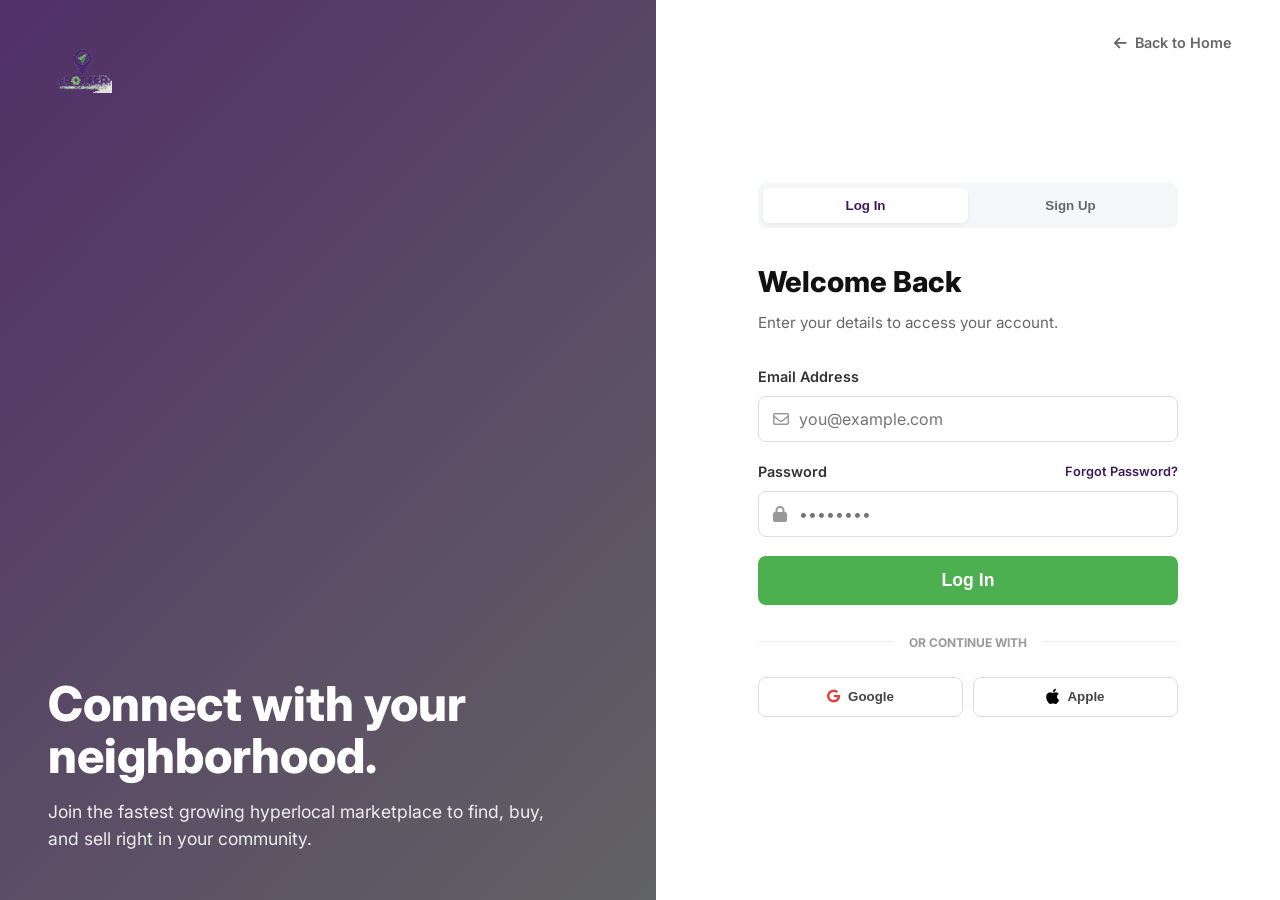
<file: auth.html>
<!DOCTYPE html>
<html lang="en">
<head>
    <meta charset="UTF-8">
    <meta name="viewport" content="width=device-width, initial-scale=1.0">
    <title>Spotter - Log In / Sign Up</title>
    <link rel="stylesheet" href="styles.css">
    <link rel="preconnect" href="https://fonts.googleapis.com">
    <link rel="preconnect" href="https://fonts.gstatic.com" crossorigin>
    <link href="https://fonts.googleapis.com/css2?family=Inter:wght@400;500;600;700;800&display=swap" rel="stylesheet">
    <link rel="stylesheet" href="https://cdnjs.cloudflare.com/ajax/libs/font-awesome/6.4.0/css/all.min.css">
</head>
<body class="auth-body">

    <div class="auth-container">
        
        <!-- Left Visual Column -->
        <div class="auth-left">
            <div class="auth-overlay"></div>
            <div class="auth-brand">
                <a href="index.html" class="logo-link" style="display:flex; align-items:center; text-decoration:none;">
                    <img src="logo.png" alt="Spotter Logo" class="brand-logo">
                </a>
            </div>
            <div class="auth-left-content">
                <h2>Connect with your neighborhood.</h2>
                <p>Join the fastest growing hyperlocal marketplace to find, buy, and sell right in your community.</p>
            </div>
        </div>

        <!-- Right Form Column -->
        <div class="auth-right">
            <div class="auth-form-wrapper">
                
                <!-- Back to Home -->
                <a href="index.html" class="back-home"><i class="fa-solid fa-arrow-left"></i> Back to Home</a>

                <!-- Toggle Switch -->
                <div class="auth-toggle">
                    <button class="toggle-btn active" id="btnShowLogin" onclick="switchAuth('login')">Log In</button>
                    <button class="toggle-btn" id="btnShowSignup" onclick="switchAuth('signup')">Sign Up</button>
                </div>

                <!-- LOGIN FORM -->
                <form id="loginForm" class="auth-form active">
                    <div class="auth-header">
                        <h3>Welcome Back</h3>
                        <p>Enter your details to access your account.</p>
                    </div>

                    <div class="form-group auth-input">
                        <label>Email Address</label>
                        <div class="input-icon-wrap">
                            <i class="fa-regular fa-envelope"></i>
                            <input type="email" placeholder="you@example.com" required>
                        </div>
                    </div>

                    <div class="form-group auth-input">
                        <div style="display:flex; justify-content:space-between; align-items:center;">
                            <label>Password</label>
                            <a href="#" class="forgot-link">Forgot Password?</a>
                        </div>
                        <div class="input-icon-wrap">
                            <i class="fa-solid fa-lock"></i>
                            <input type="password" placeholder="••••••••" required>
                        </div>
                    </div>

                    <button type="submit" class="btn-auth-submit">Log In</button>

                    <div class="auth-divider">
                        <span>OR CONTINUE WITH</span>
                    </div>

                    <div class="social-logins">
                        <button type="button" class="btn-social google">
                            <i class="fa-brands fa-google"></i> Google
                        </button>
                        <button type="button" class="btn-social apple">
                            <i class="fa-brands fa-apple"></i> Apple
                        </button>
                    </div>
                </form>


                <!-- SIGN UP FORM -->
                <form id="signupForm" class="auth-form">
                    <div class="auth-header">
                        <h3>Create an Account</h3>
                        <p>Get started with Spotter today.</p>
                    </div>

                    <div class="form-group auth-input">
                        <label>Full Name</label>
                        <div class="input-icon-wrap">
                            <i class="fa-regular fa-user"></i>
                            <input type="text" placeholder="John Doe" required>
                        </div>
                    </div>

                    <div class="form-group auth-input">
                        <label>Email Address</label>
                        <div class="input-icon-wrap">
                            <i class="fa-regular fa-envelope"></i>
                            <input type="email" placeholder="you@example.com" required>
                        </div>
                    </div>

                    <div class="form-group auth-input">
                        <label>Phone Number</label>
                        <div class="input-icon-wrap">
                            <i class="fa-solid fa-phone"></i>
                            <input type="tel" placeholder="+234 ..." required>
                        </div>
                    </div>

                    <div class="form-group auth-input">
                        <label>Password</label>
                        <div class="input-icon-wrap">
                            <i class="fa-solid fa-lock"></i>
                            <input type="password" placeholder="Create a password" required>
                        </div>
                    </div>

                    <label class="terms-check">
                        <input type="checkbox" required>
                        I agree to the <a href="#">Terms of Service</a> and <a href="#">Privacy Policy</a>.
                    </label>

                    <button type="submit" class="btn-auth-submit">Create Account</button>

                    <div class="auth-divider">
                        <span>OR SIGN UP WITH</span>
                    </div>

                    <div class="social-logins">
                        <button type="button" class="btn-social google">
                            <i class="fa-brands fa-google"></i> Google
                        </button>
                        <button type="button" class="btn-social apple">
                            <i class="fa-brands fa-apple"></i> Apple
                        </button>
                    </div>
                </form>
            </div>
        </div>
    </div>

    <script src="script.js"></script>
</body>
</html>
</file>
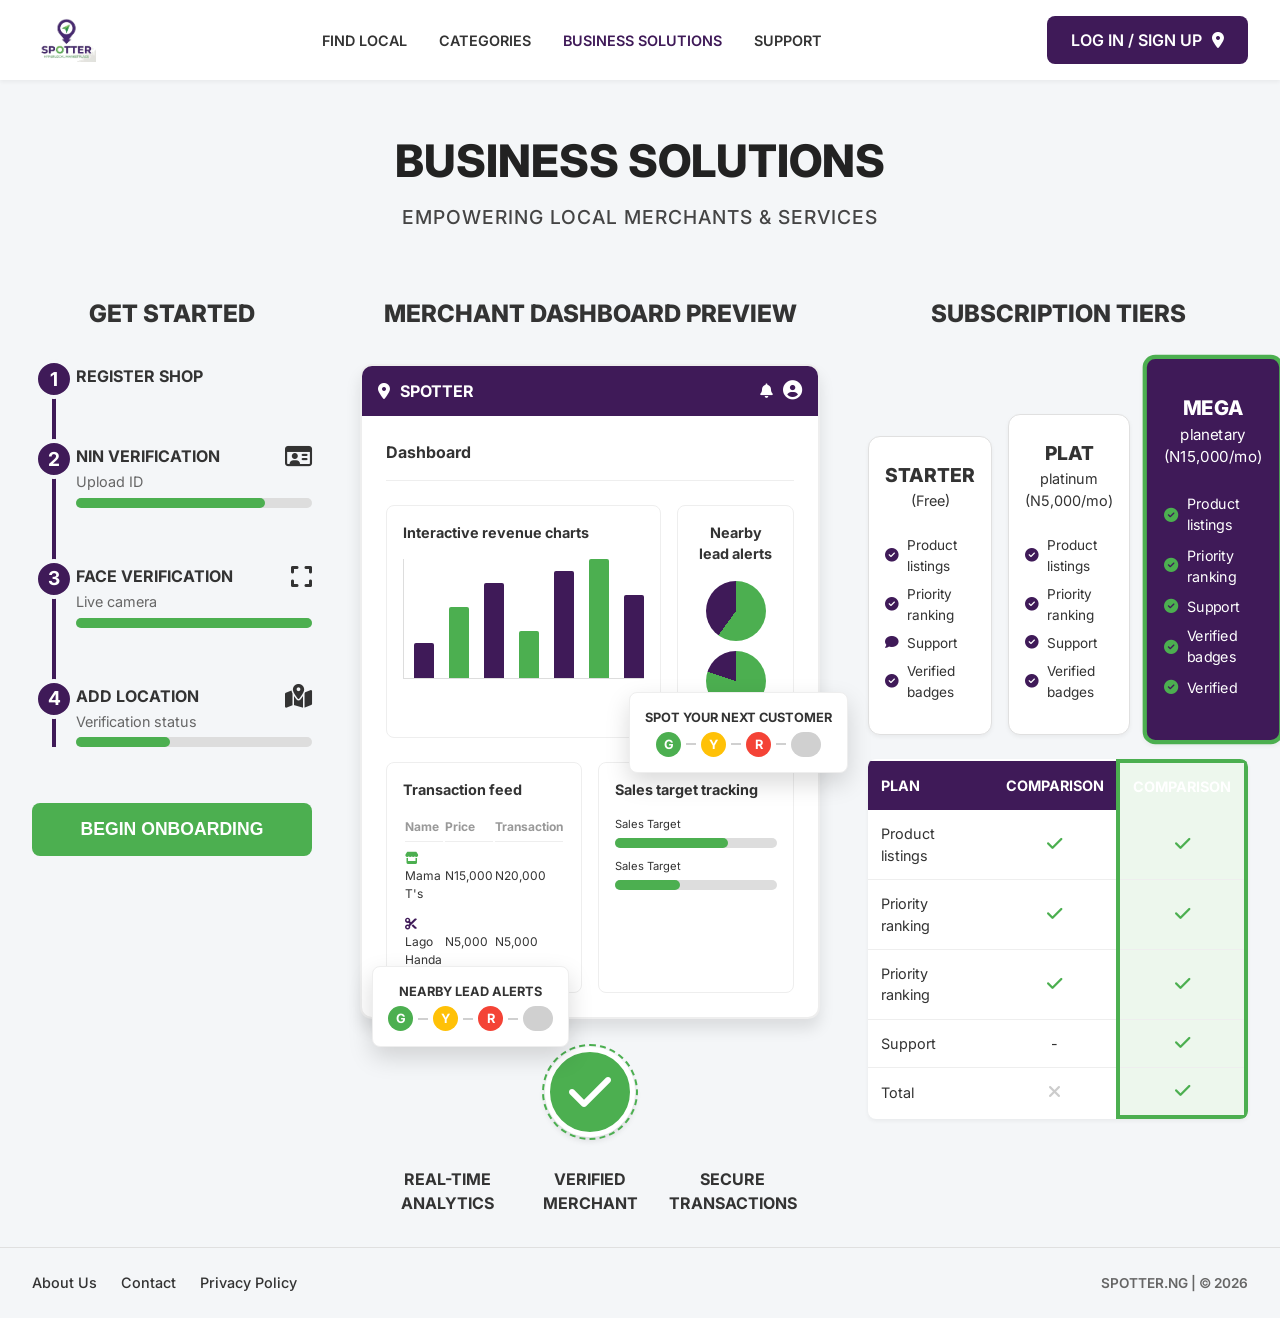
<file: business-solutions.html>
<!DOCTYPE html>
<html lang="en">
<head>
    <meta charset="UTF-8">
    <meta name="viewport" content="width=device-width, initial-scale=1.0">
    <title>Spotter - Business Solutions</title>
    <link rel="stylesheet" href="styles.css">
    <link rel="preconnect" href="https://fonts.googleapis.com">
    <link rel="preconnect" href="https://fonts.gstatic.com" crossorigin>
    <link href="https://fonts.googleapis.com/css2?family=Inter:wght@400;500;600;700;800&display=swap" rel="stylesheet">
    <link rel="stylesheet" href="https://cdnjs.cloudflare.com/ajax/libs/font-awesome/6.4.0/css/all.min.css">
</head>
<body class="bs-body">
    <nav class="navbar">
        <div class="nav-container">
            <div class="logo">
                <a href="index.html" style="display:flex; align-items:center; text-decoration:none;">
                    <img src="logo.png" alt="Spotter Logo" class="brand-logo">
                </a>
            </div>
            
            <button class="hamburger" id="hamburger" aria-label="Toggle menu">
                <i class="fa-solid fa-bars"></i>
            </button>

            <ul class="nav-links">
                <li><a href="find-local.html">FIND LOCAL</a></li>
                <li><a href="categories.html">CATEGORIES</a></li>
                <li><a href="business-solutions.html" class="active">BUSINESS SOLUTIONS</a></li>
                <li><a href="support.html">SUPPORT</a></li>
                <li class="mobile-only"><a href="auth.html">LOG IN / SIGN UP</a></li>
            </ul>

            <a href="auth.html" class="btn-primary login-btn" style="text-decoration:none;">
                LOG IN / SIGN UP
                <i class="fa-solid fa-location-dot"></i>
            </a>
        </div>
    </nav>
    <div class="nav-overlay" id="navOverlay"></div>

    <header class="bs-header">
        <h2 class="bs-title">BUSINESS SOLUTIONS</h2>
        <p class="bs-subtitle">EMPOWERING LOCAL MERCHANTS & SERVICES</p>
    </header>

    <main class="bs-container">
        
        <!-- Left Column: Stepper -->
        <section class="stepper-column">
            <h3>GET STARTED</h3>
            
            <div class="stepper">
                <div class="step-item">
                    <div class="step-circle">1</div>
                    <div class="step-content">
                        <h4>REGISTER SHOP</h4>
                    </div>
                </div>

                <div class="step-item">
                    <div class="step-circle">2</div>
                    <div class="step-content">
                        <h4>NIN VERIFICATION <i class="fa-regular fa-id-card step-icon"></i></h4>
                        <p>Upload ID</p>
                        <div class="step-progress"><div class="fill" style="width: 80%;"></div></div>
                    </div>
                </div>

                <div class="step-item">
                    <div class="step-circle">3</div>
                    <div class="step-content">
                        <h4>FACE VERIFICATION <i class="fa-solid fa-expand step-icon"></i></h4>
                        <p>Live camera</p>
                        <div class="step-progress"><div class="fill" style="width: 100%;"></div></div>
                    </div>
                </div>

                <div class="step-item">
                    <div class="step-circle">4</div>
                    <div class="step-content">
                        <h4>ADD LOCATION <i class="fa-solid fa-map-location-dot step-icon"></i></h4>
                        <p>Verification status</p>
                        <div class="step-progress"><div class="fill" style="width: 40%;"></div></div>
                    </div>
                </div>
            </div>

            <button class="btn-onboarding">BEGIN ONBOARDING</button>
        </section>

        <!-- Middle Column: Dashboard Preview -->
        <section class="dashboard-column">
            <h3>MERCHANT DASHBOARD PREVIEW</h3>
            
            <div class="dashboard-mock">
                <div class="db-header">
                    <div class="db-header-left">
                        <i class="fa-solid fa-location-dot"></i> SPOTTER
                    </div>
                    <div class="db-header-right">
                        <i class="fa-solid fa-bell" style="font-size:0.9rem;"></i>
                        <i class="fa-solid fa-circle-user"></i>
                    </div>
                </div>

                <div class="db-body">
                    <div class="db-top-section">
                        <h4>Dashboard</h4>
                    </div>

                    <div class="db-charts">
                        <div class="db-box">
                            <h5>Interactive revenue charts</h5>
                            <div class="mock-bar-chart">
                                <div class="mock-bar" style="height: 30%"></div>
                                <div class="mock-bar green" style="height: 60%"></div>
                                <div class="mock-bar" style="height: 80%"></div>
                                <div class="mock-bar green" style="height: 40%"></div>
                                <div class="mock-bar" style="height: 90%"></div>
                                <div class="mock-bar green" style="height: 100%"></div>
                                <div class="mock-bar" style="height: 70%"></div>
                            </div>
                        </div>
                        <div class="db-box" style="text-align: center;">
                            <h5>Nearby lead alerts</h5>
                            <div class="mock-pie"></div>
                            <div class="mock-pie" style="background: conic-gradient(var(--green-light) 0% 80%, var(--primary-color) 80% 100%);"></div>
                        </div>
                    </div>

                    <div class="db-bottom-grid">
                        <div class="db-box">
                            <h5>Transaction feed</h5>
                            <table class="mock-table">
                                <tr><th>Name</th><th>Price</th><th>Transaction</th></tr>
                                <tr><td><i class="fa-solid fa-store" style="color:var(--green-light)"></i> Mama T's</td><td>N15,000</td><td>N20,000</td></tr>
                                <tr><td><i class="fa-solid fa-scissors" style="color:var(--primary-color)"></i> Lago Handa</td><td>N5,000</td><td>N5,000</td></tr>
                            </table>
                        </div>
                        <div class="db-box">
                            <h5>Sales target tracking</h5>
                            <p style="font-size:0.7rem; margin-bottom:5px;">Sales Target</p>
                            <div class="step-progress"><div class="fill" style="width: 70%;"></div></div>
                            <p style="font-size:0.7rem; margin-top:10px; margin-bottom:5px;">Sales Target</p>
                            <div class="step-progress"><div class="fill" style="width: 40%;"></div></div>
                        </div>
                    </div>
                </div>

                <!-- Floating Alerts -->
                <div class="floating-alert alert-1">
                    <h5>NEARBY LEAD ALERTS</h5>
                    <div class="lights">
                        <div class="light green-light">G</div>
                        <div class="line"></div>
                        <div class="light yellow-light">Y</div>
                        <div class="line"></div>
                        <div class="light red-light">R</div>
                        <div class="line"></div>
                        <div class="light gray-light"></div>
                    </div>
                </div>

                <div class="floating-alert alert-2">
                    <h5>SPOT YOUR NEXT CUSTOMER</h5>
                    <div class="lights">
                        <div class="light green-light">G</div>
                        <div class="line"></div>
                        <div class="light yellow-light">Y</div>
                        <div class="line"></div>
                        <div class="light red-light">R</div>
                        <div class="line"></div>
                        <div class="light gray-light"></div>
                    </div>
                </div>
            </div>

            <div class="dashboard-features">
                <div class="feature-item">
                    REAL-TIME<br>ANALYTICS
                </div>
                <div class="feature-item">
                    <div class="verified-badge"><i class="fa-solid fa-check"></i></div>
                    VERIFIED<br>MERCHANT
                </div>
                <div class="feature-item">
                    SECURE<br>TRANSACTIONS
                </div>
            </div>
        </section>

        <!-- Right Column: Pricing -->
        <section class="pricing-column">
            <h3>SUBSCRIPTION TIERS</h3>
            
            <div class="pricing-cards">
                <div class="pricing-card">
                    <h4>STARTER</h4>
                    <p class="subtitle">(Free)</p>
                    <ul>
                        <li><i class="fa-solid fa-check-circle"></i> Product listings</li>
                        <li><i class="fa-solid fa-check-circle"></i> Priority ranking</li>
                        <li><i class="fa-solid fa-comment"></i> Support</li>
                        <li><i class="fa-solid fa-check-circle"></i> Verified badges</li>
                    </ul>
                </div>

                <div class="pricing-card">
                    <h4>PLAT</h4>
                    <p class="subtitle">platinum<br>(N5,000/mo)</p>
                    <ul>
                        <li><i class="fa-solid fa-check-circle"></i> Product listings</li>
                        <li><i class="fa-solid fa-check-circle"></i> Priority ranking</li>
                        <li><i class="fa-solid fa-check-circle"></i> Support</li>
                        <li><i class="fa-solid fa-check-circle"></i> Verified badges</li>
                    </ul>
                </div>

                <div class="pricing-card mega">
                    <h4>MEGA</h4>
                    <p class="subtitle">planetary<br>(N15,000/mo)</p>
                    <ul>
                        <li><i class="fa-solid fa-check-circle"></i> Product listings</li>
                        <li><i class="fa-solid fa-check-circle"></i> Priority ranking</li>
                        <li><i class="fa-solid fa-check-circle"></i> Support</li>
                        <li><i class="fa-solid fa-check-circle"></i> Verified badges</li>
                        <li><i class="fa-solid fa-check-circle"></i> Verified</li>
                    </ul>
                </div>
            </div>

            <table class="comparison-table">
                <thead>
                    <tr>
                        <th>PLAN</th>
                        <th>COMPARISON</th>
                        <th class="mega-col">COMPARISON</th>
                    </tr>
                </thead>
                <tbody>
                    <tr>
                        <td>Product listings</td>
                        <td><i class="fa-solid fa-check"></i></td>
                        <td class="mega-col"><i class="fa-solid fa-check"></i></td>
                    </tr>
                    <tr>
                        <td>Priority ranking</td>
                        <td><i class="fa-solid fa-check"></i></td>
                        <td class="mega-col"><i class="fa-solid fa-check"></i></td>
                    </tr>
                    <tr>
                        <td>Priority ranking</td>
                        <td><i class="fa-solid fa-check"></i></td>
                        <td class="mega-col"><i class="fa-solid fa-check"></i></td>
                    </tr>
                    <tr>
                        <td>Support</td>
                        <td>-</td>
                        <td class="mega-col"><i class="fa-solid fa-check"></i></td>
                    </tr>
                    <tr>
                        <td>Total</td>
                        <td><i class="fa-solid fa-xmark"></i></td>
                        <td class="mega-col"><i class="fa-solid fa-check"></i></td>
                    </tr>
                </tbody>
            </table>
        </section>
        
    </main>

    <footer class="footer simple-footer">
        <div class="footer-links">
            <a href="#">About Us</a>
            <a href="#">Contact</a>
            <a href="#">Privacy Policy</a>
        </div>
        <div class="copyright">
            SPOTTER.NG | © 2026
        </div>
    </footer>
    <!-- Modal Overlay -->
    <div class="modal-overlay" id="onboardingModal">
        <div class="modal-content">
            <!-- Step 1 -->
            <div class="modal-step active" id="step1">
                <div class="modal-header">
                    <div class="step-badge">1</div>
                    <h3>REGISTER SHOP</h3>
                </div>
                <div class="modal-body">
                    <div class="form-group">
                        <label>Business Name</label>
                        <input type="text" placeholder="Business Name">
                    </div>
                    <div class="form-group">
                        <label>Primary Category</label>
                        <select>
                            <option>Primary Category</option>
                            <option>Food & Dining</option>
                            <option>Grocery</option>
                            <option>Plumbing</option>
                        </select>
                    </div>
                    <button class="btn-next" onclick="nextStep(2)">NEXT STEP</button>
                </div>
            </div>

            <!-- Step 2 -->
            <div class="modal-step" id="step2">
                <div class="modal-header">
                    <div class="step-badge">2</div>
                    <h3>NIN VERIFICATION</h3>
                </div>
                <div class="modal-body">
                    <div class="form-group">
                        <label>NIN Number</label>
                        <input type="text" placeholder="Enter your 11-digit NIN">
                    </div>
                    <div class="form-group">
                        <label>Upload ID</label>
                        <div class="upload-box">
                            <i class="fa-solid fa-cloud-arrow-up"></i>
                            <p>Drag and drop or click to upload</p>
                        </div>
                    </div>
                    <button class="btn-next" onclick="nextStep(3)">NEXT STEP</button>
                </div>
            </div>

            <!-- Step 3 -->
            <div class="modal-step" id="step3">
                <div class="modal-header">
                    <div class="step-badge">3</div>
                    <h3>FACE VERIFICATION</h3>
                </div>
                <div class="modal-body">
                    <div class="form-group">
                        <label>Live Camera</label>
                        <div class="camera-box">
                            <i class="fa-solid fa-camera"></i>
                            <p>Camera feed starting...</p>
                        </div>
                    </div>
                    <button class="btn-next" onclick="nextStep(4)">NEXT STEP</button>
                </div>
            </div>

            <!-- Step 4 -->
            <div class="modal-step" id="step4">
                <div class="modal-header">
                    <div class="step-badge">4</div>
                    <h3>ADD LOCATION</h3>
                </div>
                <div class="modal-body">
                    <div class="form-group">
                        <label>Store Address</label>
                        <input type="text" placeholder="Enter full address">
                    </div>
                    <div class="form-group">
                        <div class="mock-map-box">
                            <i class="fa-solid fa-map-location-dot"></i>
                        </div>
                    </div>
                    <button class="btn-next" onclick="nextStep(5)">FINISH ONBOARDING</button>
                </div>
            </div>

            <!-- Step 5 (Success) -->
            <div class="modal-step" id="step5" style="text-align: center; padding: 2rem 1rem;">
                <div class="verified-badge" style="margin: 0 auto 1.5rem; position: static; width: 100px; height: 100px; font-size: 3.5rem;">
                    <i class="fa-solid fa-check"></i>
                </div>
                <h3 style="font-size: 1.5rem; font-weight: 800; margin-bottom: 0.5rem; color: #222;">ONBOARDING COMPLETE!</h3>
                <p style="color: #666; margin-bottom: 2rem;">Your application has been submitted and is under review. You will be notified once approved.</p>
                <button class="btn-next" onclick="closeModal()">RETURN TO PAGE</button>
            </div>
            
            <button class="modal-close" onclick="closeModal()"><i class="fa-solid fa-xmark"></i></button>
        </div>
    </div>

    <script src="script.js"></script>
</body>
</html>
</file>
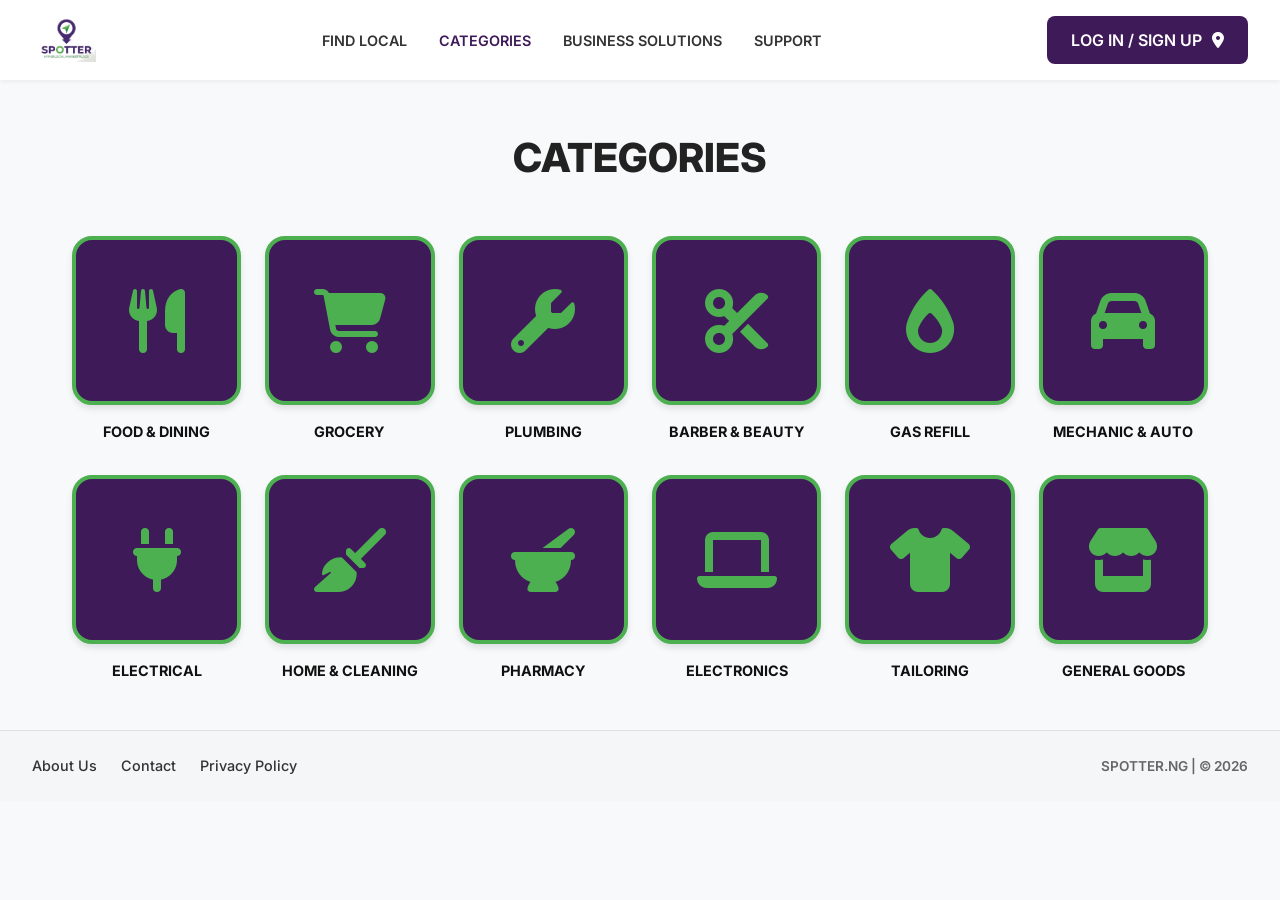
<file: categories.html>
<!DOCTYPE html>
<html lang="en">
<head>
    <meta charset="UTF-8">
    <meta name="viewport" content="width=device-width, initial-scale=1.0">
    <title>Spotter - Categories</title>
    <link rel="stylesheet" href="styles.css">
    <link rel="preconnect" href="https://fonts.googleapis.com">
    <link rel="preconnect" href="https://fonts.gstatic.com" crossorigin>
    <link href="https://fonts.googleapis.com/css2?family=Inter:wght@400;500;600;700;800&display=swap" rel="stylesheet">
    <link rel="stylesheet" href="https://cdnjs.cloudflare.com/ajax/libs/font-awesome/6.4.0/css/all.min.css">
</head>
<body class="categories-body">
    <nav class="navbar">
        <div class="nav-container">
            <div class="logo">
                <a href="index.html" style="display:flex; align-items:center; text-decoration:none;">
                    <img src="logo.png" alt="Spotter Logo" class="brand-logo">
                </a>
            </div>
            
            <button class="hamburger" id="hamburger" aria-label="Toggle menu">
                <i class="fa-solid fa-bars"></i>
            </button>

            <ul class="nav-links">
                <li><a href="find-local.html">FIND LOCAL</a></li>
                <li><a href="categories.html" class="active">CATEGORIES</a></li>
                <li><a href="business-solutions.html">BUSINESS SOLUTIONS</a></li>
                <li><a href="support.html">SUPPORT</a></li>
                <li class="mobile-only"><a href="auth.html">LOG IN / SIGN UP</a></li>
            </ul>

            <a href="auth.html" class="btn-primary login-btn" style="text-decoration:none;">
                LOG IN / SIGN UP
                <i class="fa-solid fa-location-dot"></i>
            </a>
        </div>
    </nav>
    <div class="nav-overlay" id="navOverlay"></div>

    <main class="categories-main">
        <h2 class="categories-title">CATEGORIES</h2>
        
        <div class="categories-grid">
            <!-- Category 1 -->
            <a href="#" class="category-item">
                <div class="category-icon-box">
                    <i class="fa-solid fa-utensils"></i>
                </div>
                <span class="category-name">FOOD & DINING</span>
            </a>

            <!-- Category 2 -->
            <a href="#" class="category-item">
                <div class="category-icon-box">
                    <i class="fa-solid fa-cart-shopping"></i>
                </div>
                <span class="category-name">GROCERY</span>
            </a>

            <!-- Category 3 -->
            <a href="#" class="category-item">
                <div class="category-icon-box">
                    <i class="fa-solid fa-wrench"></i>
                </div>
                <span class="category-name">PLUMBING</span>
            </a>

            <!-- Category 4 -->
            <a href="#" class="category-item">
                <div class="category-icon-box">
                    <i class="fa-solid fa-scissors"></i>
                </div>
                <span class="category-name">BARBER & BEAUTY</span>
            </a>

            <!-- Category 5 -->
            <a href="#" class="category-item">
                <div class="category-icon-box">
                    <i class="fa-solid fa-fire-flame-simple"></i>
                </div>
                <span class="category-name">GAS REFILL</span>
            </a>

            <!-- Category 6 -->
            <a href="#" class="category-item">
                <div class="category-icon-box">
                    <i class="fa-solid fa-car"></i>
                </div>
                <span class="category-name">MECHANIC & AUTO</span>
            </a>

            <!-- Category 7 -->
            <a href="#" class="category-item">
                <div class="category-icon-box">
                    <i class="fa-solid fa-plug"></i>
                </div>
                <span class="category-name">ELECTRICAL</span>
            </a>

            <!-- Category 8 -->
            <a href="#" class="category-item">
                <div class="category-icon-box">
                    <i class="fa-solid fa-broom"></i>
                </div>
                <span class="category-name">HOME & CLEANING</span>
            </a>

            <!-- Category 9 -->
            <a href="#" class="category-item">
                <div class="category-icon-box">
                    <i class="fa-solid fa-mortar-pestle"></i>
                </div>
                <span class="category-name">PHARMACY</span>
            </a>

            <!-- Category 10 -->
            <a href="#" class="category-item">
                <div class="category-icon-box">
                    <i class="fa-solid fa-laptop"></i>
                </div>
                <span class="category-name">ELECTRONICS</span>
            </a>

            <!-- Category 11 -->
            <a href="#" class="category-item">
                <div class="category-icon-box">
                    <i class="fa-solid fa-shirt"></i>
                </div>
                <span class="category-name">TAILORING</span>
            </a>

            <!-- Category 12 -->
            <a href="#" class="category-item">
                <div class="category-icon-box">
                    <i class="fa-solid fa-store"></i>
                </div>
                <span class="category-name">GENERAL GOODS</span>
            </a>
        </div>
    </main>

    <footer class="footer simple-footer">
        <div class="footer-links">
            <a href="#">About Us</a>
            <a href="#">Contact</a>
            <a href="#">Privacy Policy</a>
        </div>
        <div class="copyright">
            SPOTTER.NG | © 2026
        </div>
    </footer>
</body>
</html>
</file>
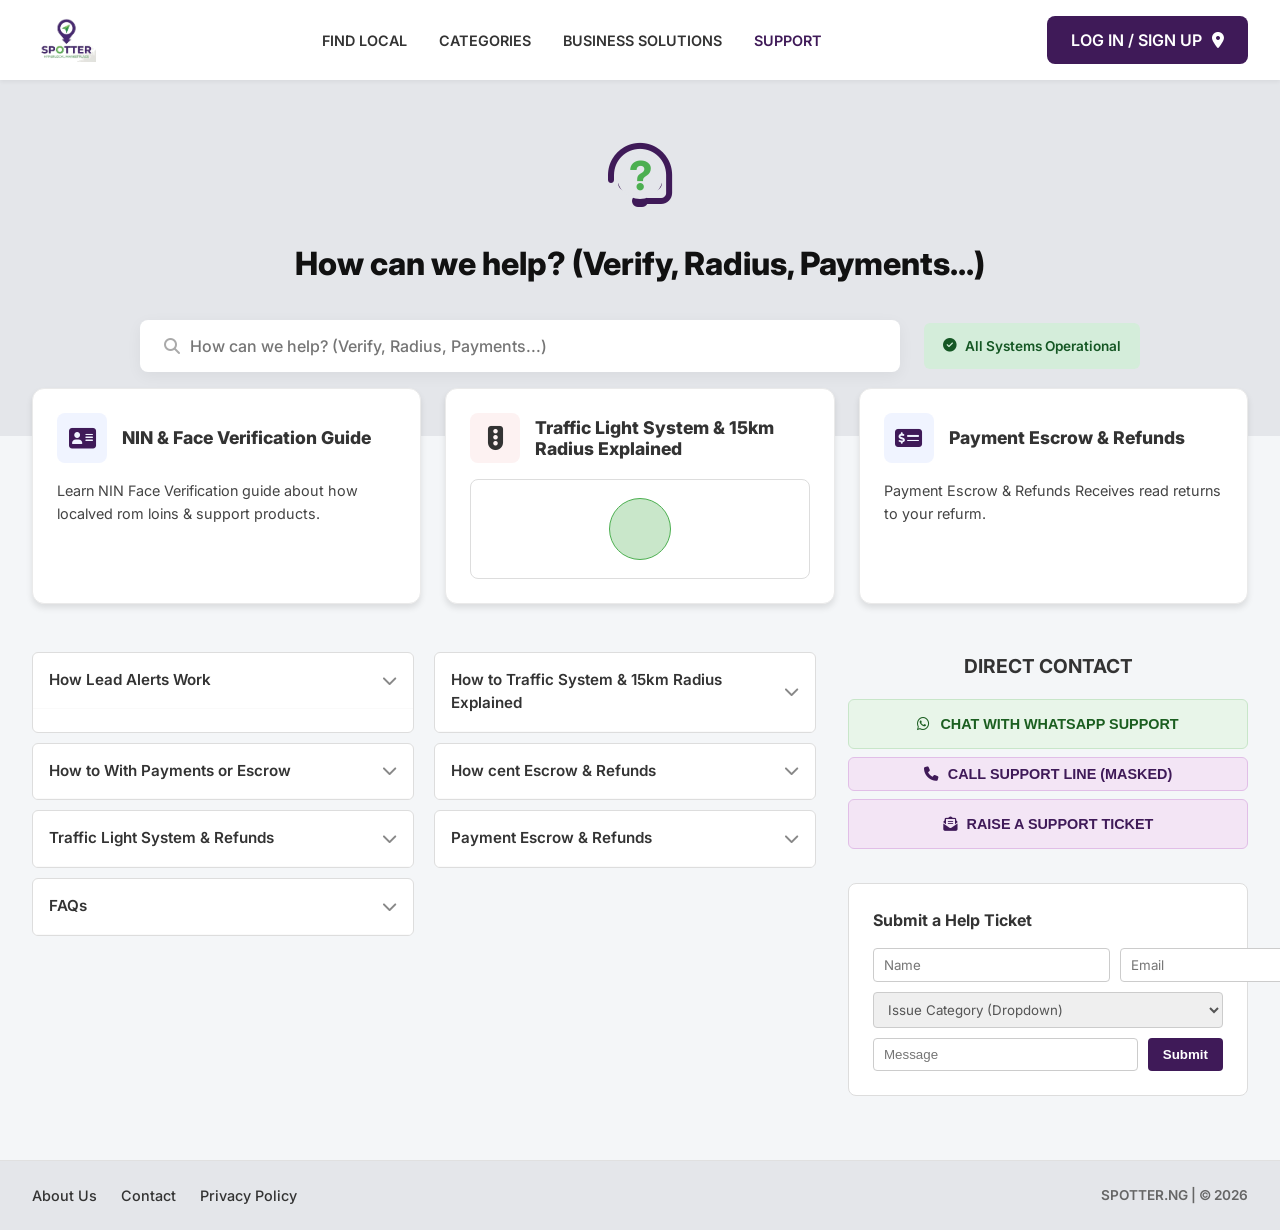
<file: support.html>
<!DOCTYPE html>
<html lang="en">
<head>
    <meta charset="UTF-8">
    <meta name="viewport" content="width=device-width, initial-scale=1.0">
    <title>Spotter - Support</title>
    <link rel="stylesheet" href="styles.css">
    <link rel="preconnect" href="https://fonts.googleapis.com">
    <link rel="preconnect" href="https://fonts.gstatic.com" crossorigin>
    <link href="https://fonts.googleapis.com/css2?family=Inter:wght@400;500;600;700;800&display=swap" rel="stylesheet">
    <link rel="stylesheet" href="https://cdnjs.cloudflare.com/ajax/libs/font-awesome/6.4.0/css/all.min.css">
</head>
<body class="support-body">
    <nav class="navbar">
        <div class="nav-container">
            <div class="logo">
                <a href="index.html" style="display:flex; align-items:center; text-decoration:none;">
                    <img src="logo.png" alt="Spotter Logo" class="brand-logo">
                </a>
            </div>
            
            <button class="hamburger" id="hamburger" aria-label="Toggle menu">
                <i class="fa-solid fa-bars"></i>
            </button>

            <ul class="nav-links">
                <li><a href="find-local.html">FIND LOCAL</a></li>
                <li><a href="categories.html">CATEGORIES</a></li>
                <li><a href="business-solutions.html">BUSINESS SOLUTIONS</a></li>
                <li><a href="support.html" class="active">SUPPORT</a></li>
                <li class="mobile-only"><a href="auth.html">LOG IN / SIGN UP</a></li>
            </ul>

            <a href="auth.html" class="btn-primary login-btn" style="text-decoration:none;">
                LOG IN / SIGN UP
                <i class="fa-solid fa-location-dot"></i>
            </a>
        </div>
    </nav>
    <div class="nav-overlay" id="navOverlay"></div>

    <main>
        <!-- Hero Search Section -->
        <section class="support-hero">
            <div class="hero-icon-container">
                <i class="fa-solid fa-headset"></i>
            </div>
            <h2>How can we help? (Verify, Radius, Payments...)</h2>
            <div class="search-container support-search">
                <div class="search-bar">
                    <div class="query-input" style="flex:1;">
                        <i class="fa-solid fa-magnifying-glass icon" style="color:#aaa;"></i>
                        <input type="text" placeholder="How can we help? (Verify, Radius, Payments...)">
                    </div>
                </div>
                <div class="status-pill">
                    <i class="fa-solid fa-circle-check"></i> All Systems Operational
                </div>
            </div>
        </section>

        <!-- Guides Cards -->
        <section class="support-guides">
            <div class="guide-card">
                <div class="card-header-flex">
                    <div class="guide-icon"><i class="fa-solid fa-address-card"></i></div>
                    <h3>NIN & Face Verification Guide</h3>
                </div>
                <p>Learn NIN Face Verification guide about how localved rom loins & support products.</p>
            </div>

            <div class="guide-card map-bg-card">
                <div class="card-header-flex">
                    <div class="guide-icon"><i class="fa-solid fa-traffic-light"></i></div>
                    <h3>Traffic Light System & 15km Radius Explained</h3>
                </div>
                <div class="map-graphic"></div>
            </div>

            <div class="guide-card">
                <div class="card-header-flex">
                    <div class="guide-icon"><i class="fa-solid fa-money-check-dollar"></i></div>
                    <h3>Payment Escrow & Refunds</h3>
                </div>
                <p>Payment Escrow & Refunds Receives read returns to your refurm.</p>
            </div>
        </section>

        <!-- Content Grid (FAQ and Contact) -->
        <section class="support-content-grid">
            
            <!-- Left Column: FAQ Accordion -->
            <div class="faq-column">
                <div class="faq-item">
                    <div class="faq-question">
                        <span>How Lead Alerts Work</span>
                        <i class="fa-solid fa-chevron-down"></i>
                    </div>
                    <div class="faq-answer">
                        <p>When a user posts a spot request within your 15km radius, you will receive a Lead Alert. Green indicates very close, Yellow indicates medium distance, and Red is further out.</p>
                    </div>
                </div>

                <div class="faq-item">
                    <div class="faq-question">
                        <span>How to Traffic System & 15km Radius Explained</span>
                        <i class="fa-solid fa-chevron-down"></i>
                    </div>
                    <div class="faq-answer">
                        <p>The traffic light system represents distance to your next potential customer. We cap searches at 15km to keep transactions strictly hyperlocal.</p>
                    </div>
                </div>

                <div class="faq-item">
                    <div class="faq-question">
                        <span>How to With Payments or Escrow</span>
                        <i class="fa-solid fa-chevron-down"></i>
                    </div>
                    <div class="faq-answer">
                        <p>Spotter securely holds the funds in escrow until the product is delivered and confirmed by the buyer.</p>
                    </div>
                </div>

                <div class="faq-item">
                    <div class="faq-question">
                        <span>How cent Escrow & Refunds</span>
                        <i class="fa-solid fa-chevron-down"></i>
                    </div>
                    <div class="faq-answer">
                        <p>Refunds are automatically issued to the buyer's wallet if a transaction is disputed and resolved in their favor.</p>
                    </div>
                </div>
                
                <div class="faq-item">
                    <div class="faq-question">
                        <span>Traffic Light System & Refunds</span>
                        <i class="fa-solid fa-chevron-down"></i>
                    </div>
                    <div class="faq-answer">
                        <p>More details on the traffic light system and refunds process.</p>
                    </div>
                </div>

                <div class="faq-item">
                    <div class="faq-question">
                        <span>Payment Escrow & Refunds</span>
                        <i class="fa-solid fa-chevron-down"></i>
                    </div>
                    <div class="faq-answer">
                        <p>Further reading on our secure payment escrow.</p>
                    </div>
                </div>

                <div class="faq-item">
                    <div class="faq-question">
                        <span>FAQs</span>
                        <i class="fa-solid fa-chevron-down"></i>
                    </div>
                    <div class="faq-answer">
                        <p>General frequently asked questions can be found here.</p>
                    </div>
                </div>
            </div>

            <!-- Right Column: Direct Contact -->
            <div class="contact-column">
                <h3 class="contact-title">DIRECT CONTACT</h3>
                
                <div class="contact-buttons">
                    <button class="btn-contact whatsapp"><i class="fa-brands fa-whatsapp"></i> CHAT WITH WHATSAPP SUPPORT</button>
                    <button class="btn-contact line"><i class="fa-solid fa-phone"></i> CALL SUPPORT LINE (MASKED)</button>
                    <button class="btn-contact ticket"><i class="fa-solid fa-envelope-open-text"></i> RAISE A SUPPORT TICKET</button>
                </div>

                <div class="ticket-form-card">
                    <h4>Submit a Help Ticket</h4>
                    <form>
                        <div class="form-row">
                            <input type="text" placeholder="Name" required>
                            <input type="email" placeholder="Email" required>
                        </div>
                        <div class="form-group-sm">
                            <select required>
                                <option value="" disabled selected>Issue Category (Dropdown)</option>
                                <option>Payments</option>
                                <option>Account Verification</option>
                                <option>Technical Issue</option>
                            </select>
                        </div>
                        <div class="form-row-submit">
                            <input type="text" placeholder="Message" required class="msg-input">
                            <button type="submit" class="btn-submit-ticket">Submit</button>
                        </div>
                    </form>
                </div>
            </div>

        </section>
    </main>

    <footer class="footer simple-footer" style="background:#e4e6ea;">
        <div class="footer-links">
            <a href="#">About Us</a>
            <a href="#">Contact</a>
            <a href="#">Privacy Policy</a>
        </div>
        <div class="copyright">
            SPOTTER.NG | © 2026
        </div>
    </footer>

    <script src="script.js"></script>
</body>
</html>
</file>
<file: styles.css>
:root {
    --primary-color: #3f1a58;
    --primary-hover: #502170;
    --secondary-color: #4CAF50;
    --secondary-hover: #45a049;
    --bg-color: #f4f6f8;
    --card-bg: #ffffff;
    --text-main: #333333;
    --text-muted: #666666;
    --border-color: #e0e0e0;
    --green-light: #4CAF50;
    --yellow-light: #FFC107;
    --red-light: #F44336;
    --shadow-sm: 0 2px 4px rgba(0,0,0,0.05);
    --shadow-md: 0 4px 6px rgba(0,0,0,0.1);
    --shadow-lg: 0 10px 15px rgba(0,0,0,0.1);
    --border-radius: 8px;
    --transition: all 0.3s ease;
}

* {
    margin: 0;
    padding: 0;
    box-sizing: border-box;
}

body {
    font-family: 'Inter', sans-serif;
    background-color: var(--bg-color);
    color: var(--text-main);
    line-height: 1.5;
}

a {
    text-decoration: none;
    color: inherit;
}

/* Typography */
h1, h2, h3, h4 {
    font-weight: 700;
}

/* Navbar */
.navbar {
    background-color: var(--card-bg);
    padding: 1rem 2rem;
    box-shadow: var(--shadow-sm);
    position: sticky;
    top: 0;
    z-index: 100;
}

.nav-container {
    max-width: 1400px;
    margin: 0 auto;
    display: flex;
    justify-content: space-between;
    align-items: center;
}

.logo {
    display: flex;
    align-items: center;
    gap: 10px;
}

.brand-logo {
    max-height: 45px;
    width: auto;
    object-fit: contain;
}

.logo-icon {
    font-size: 2rem;
    color: var(--primary-color);
    position: relative;
}

.logo-icon .small-glass {
    position: absolute;
    bottom: -5px;
    right: -5px;
    font-size: 1rem;
    background: white;
    border-radius: 50%;
    padding: 2px;
}

.logo-text h1 {
    font-size: 1.5rem;
    color: var(--primary-color);
    letter-spacing: 1px;
    line-height: 1;
}

.logo-text span {
    font-size: 0.6rem;
    color: var(--primary-color);
    letter-spacing: 2px;
}

.nav-links {
    display: flex;
    list-style: none;
    gap: 2rem;
}

.nav-links a {
    font-size: 0.9rem;
    font-weight: 600;
    color: var(--text-main);
    transition: var(--transition);
}

.nav-links a:hover, .nav-links a.active {
    color: var(--primary-color);
}

.btn-primary {
    background-color: var(--primary-color);
    color: white;
    border: none;
    padding: 0.75rem 1.5rem;
    border-radius: var(--border-radius);
    font-weight: 600;
    cursor: pointer;
    display: flex;
    align-items: center;
    gap: 10px;
    transition: var(--transition);
}

.btn-primary:hover {
    background-color: var(--primary-hover);
    transform: translateY(-2px);
    box-shadow: var(--shadow-md);
}

.hamburger {
    display: none;
    background: none;
    border: none;
    font-size: 1.5rem;
    color: var(--primary-color);
    cursor: pointer;
}

/* Hero Section */
.hero {
    position: relative;
    height: 400px;
    background-image: url('https://images.unsplash.com/photo-1542361345-89e58247f2d5?auto=format&fit=crop&q=80&w=2000');
    background-size: cover;
    background-position: center;
    display: flex;
    align-items: center;
    padding: 0 2rem;
    color: white;
}

.hero-overlay {
    position: absolute;
    inset: 0;
    background: linear-gradient(to right, rgba(0,0,0,0.8) 0%, rgba(0,0,0,0.3) 100%);
    z-index: 1;
}

.hero-content {
    position: relative;
    z-index: 2;
    max-width: 1400px;
    margin: 0 auto;
    width: 100%;
}

.hero-title {
    font-size: 3.5rem;
    font-weight: 800;
    margin-bottom: 0.5rem;
    line-height: 1.1;
    text-transform: uppercase;
}

.hero-subtitle {
    font-size: 1.2rem;
    font-weight: 500;
    color: #4CAF50;
    margin-bottom: 2rem;
}

/* Search Bar */
.search-container {
    max-width: 900px;
}

.search-bar {
    display: flex;
    background: white;
    border-radius: var(--border-radius);
    padding: 0.5rem;
    align-items: center;
    box-shadow: var(--shadow-lg);
}

.location-input, .query-input {
    display: flex;
    align-items: center;
    padding: 0.5rem 1rem;
    flex: 1;
    gap: 10px;
}

.location-input .icon {
    color: var(--primary-color);
    font-size: 1.2rem;
}

.input-group {
    display: flex;
    flex-direction: column;
}

.input-group label {
    font-size: 0.7rem;
    color: var(--text-muted);
}

.input-group input, .query-input input {
    border: none;
    outline: none;
    font-size: 1rem;
    font-weight: 500;
    color: var(--text-main);
    width: 100%;
    font-family: inherit;
}

.search-icon-wrapper {
    background: var(--secondary-color);
    color: white;
    width: 30px;
    height: 30px;
    border-radius: 4px;
    display: flex;
    align-items: center;
    justify-content: center;
}
.search-icon-wrapper.green-wrapper {
    background: var(--green-light);
}

.divider {
    width: 1px;
    height: 40px;
    background-color: var(--border-color);
}

.btn-spot-it {
    background-color: var(--primary-color);
    color: white;
    border: none;
    padding: 1rem 2rem;
    border-radius: var(--border-radius);
    font-weight: 700;
    font-size: 1.1rem;
    cursor: pointer;
    display: flex;
    align-items: center;
    gap: 10px;
    transition: var(--transition);
}

.btn-spot-it:hover {
    background-color: var(--primary-hover);
}

/* Main Layout */
.main-content {
    max-width: 1400px;
    margin: 2rem auto;
    padding: 0 2rem;
    display: grid;
    grid-template-columns: 300px 1fr;
    gap: 1.5rem;
}

/* Cards */
.card {
    background: var(--card-bg);
    border-radius: var(--border-radius);
    box-shadow: var(--shadow-sm);
    overflow: hidden;
}

.card-header {
    background-color: var(--primary-color);
    color: white;
    padding: 1rem;
    font-size: 0.9rem;
    letter-spacing: 1px;
}

.card-body {
    padding: 1.5rem;
}

/* Checkboxes */
.checkbox-container {
    display: flex;
    align-items: center;
    margin-bottom: 1rem;
    cursor: pointer;
    font-size: 1rem;
    font-weight: 500;
    position: relative;
    padding-left: 35px;
}

.checkbox-container input {
    position: absolute;
    opacity: 0;
    cursor: pointer;
    height: 0;
    width: 0;
}

.checkmark {
    position: absolute;
    top: 0;
    left: 0;
    height: 22px;
    width: 22px;
    background-color: #eee;
    border-radius: 4px;
    transition: var(--transition);
}

.checkbox-container:hover input ~ .checkmark {
    background-color: #ccc;
}

.checkbox-container input:checked ~ .checkmark {
    background-color: var(--primary-color);
}

.checkmark:after {
    content: "";
    position: absolute;
    display: none;
}

.checkbox-container input:checked ~ .checkmark:after {
    display: block;
}

.checkbox-container .checkmark:after {
    left: 8px;
    top: 4px;
    width: 5px;
    height: 10px;
    border: solid white;
    border-width: 0 2px 2px 0;
    transform: rotate(45deg);
}

/* Traffic Light */
.distance-traffic {
    margin-top: 2rem;
}

.distance-traffic p {
    font-size: 0.9rem;
    font-weight: 600;
    margin-bottom: 0.5rem;
}

.lights {
    display: flex;
    align-items: center;
    gap: 5px;
}

.light {
    width: 25px;
    height: 25px;
    border-radius: 50%;
    color: white;
    display: flex;
    align-items: center;
    justify-content: center;
    font-size: 0.8rem;
    font-weight: 700;
}

.light.green-light { background-color: var(--green-light); }
.light.yellow-light { background-color: var(--yellow-light); }
.light.red-light { background-color: var(--red-light); }
.light.gray-light { background-color: #d0d0d0; width: 30px; border-radius: 15px;}

.line {
    width: 10px;
    height: 2px;
    background-color: #d0d0d0;
}

/* Map Views */
.map-card {
    position: relative;
    border: 1px solid var(--border-color);
    background-color: #e5e3df; /* Google maps empty color */
}

.small-map {
    height: 350px;
    margin-top: 1.5rem;
}

.large-map {
    height: 400px;
    margin-bottom: 1.5rem;
}

.map-bg {
    width: 100%;
    height: 100%;
    background-image: url('https://images.unsplash.com/photo-1524661135-423995f22d0b?auto=format&fit=crop&q=80&w=1000');
    background-size: cover;
    background-position: center;
    opacity: 0.6; /* to simulate a map look */
}

/* Radar Circle */
.radar-circle {
    position: absolute;
    top: 50%;
    left: 50%;
    transform: translate(-50%, -50%);
    width: 250px;
    height: 250px;
    background-color: rgba(76, 175, 80, 0.2);
    border: 2px solid rgba(76, 175, 80, 0.8);
    border-radius: 50%;
    display: flex;
    align-items: center;
    justify-content: center;
    pointer-events: none;
}

.radar-circle.large-radar {
    width: 300px;
    height: 300px;
}

.center-dot {
    width: 12px;
    height: 12px;
    background-color: var(--secondary-color);
    border: 2px solid white;
    border-radius: 50%;
    box-shadow: 0 0 10px rgba(0,0,0,0.3);
}

/* Map UI Controls */
.map-controls-top {
    position: absolute;
    top: 10px;
    left: 10px;
    z-index: 10;
    display: flex;
    background: white;
    border-radius: 4px;
    box-shadow: rgba(0, 0, 0, 0.3) 0px 1px 4px -1px;
}

.map-btn {
    border: none;
    background: none;
    padding: 8px 12px;
    font-size: 0.8rem;
    font-family: inherit;
    font-weight: 500;
    cursor: pointer;
}

.map-btn.active {
    font-weight: 700;
}

.map-btn:first-child {
    border-right: 1px solid #ddd;
}

.map-fullscreen, .map-zoom-controls, .map-street-view {
    position: absolute;
    right: 10px;
    background: white;
    border-radius: 2px;
    box-shadow: rgba(0, 0, 0, 0.3) 0px 1px 4px -1px;
    z-index: 10;
    display: flex;
    flex-direction: column;
    align-items: center;
    justify-content: center;
    cursor: pointer;
}

.map-fullscreen { top: 10px; width: 30px; height: 30px; }
.map-zoom-controls { bottom: 60px; }
.map-zoom-controls button {
    border: none;
    background: none;
    width: 30px;
    height: 30px;
    cursor: pointer;
}
.map-zoom-controls button:first-child { border-bottom: 1px solid #ddd; }
.map-street-view { bottom: 20px; width: 30px; height: 30px; color: #f5b041; }

/* List View */
.list-view-card {
    background: white;
}

.list-header {
    display: flex;
    border-bottom: 2px solid var(--border-color);
}

.list-header h3 {
    padding: 1rem 2rem;
    font-size: 1rem;
    cursor: pointer;
}

.active-tab {
    border-bottom: 3px solid var(--primary-color);
    color: var(--primary-color);
}

.inactive-tab {
    color: var(--text-muted);
    font-weight: 500;
}

.results-grid {
    padding: 1.5rem;
    display: grid;
    grid-template-columns: repeat(auto-fill, minmax(280px, 1fr));
    gap: 1.5rem;
}

.result-item {
    border: 1px solid var(--border-color);
    border-radius: var(--border-radius);
    overflow: hidden;
    display: flex;
    flex-direction: column;
    transition: var(--transition);
}

.result-item:hover {
    box-shadow: var(--shadow-md);
    transform: translateY(-2px);
}

.item-image {
    height: 150px;
    overflow: hidden;
}

.item-image img {
    width: 100%;
    height: 100%;
    object-fit: cover;
    transition: transform 0.5s ease;
}

.result-item:hover .item-image img {
    transform: scale(1.05);
}

.item-details {
    padding: 1rem;
    display: flex;
    flex-direction: column;
    gap: 0.5rem;
}

.item-details h4 {
    font-size: 1rem;
    color: var(--text-main);
}

.status {
    font-size: 0.85rem;
    color: var(--text-muted);
    display: flex;
    align-items: center;
    gap: 5px;
}

.dot {
    width: 8px;
    height: 8px;
    border-radius: 50%;
}
.dot.green { background-color: var(--green-light); }

.actions {
    display: flex;
    justify-content: space-between;
    align-items: center;
    margin-top: 0.5rem;
}

.chat-link {
    font-size: 0.9rem;
    color: var(--text-main);
    font-weight: 600;
}

.chat-link i {
    color: var(--primary-color);
    margin-right: 5px;
}

.btn-outline {
    background: transparent;
    border: 1px solid var(--primary-color);
    color: var(--primary-color);
    padding: 0.4rem 1rem;
    border-radius: var(--border-radius);
    font-weight: 600;
    cursor: pointer;
    transition: var(--transition);
}
.btn-outline.small {
    padding: 0.2rem 0.6rem;
    font-size: 0.8rem;
}

.btn-outline:hover {
    background: var(--primary-color);
    color: white;
}

.btn-primary.small {
    padding: 0.3rem 0.8rem;
    font-size: 0.8rem;
}

/* Footer */
.footer {
    display: flex;
    justify-content: space-between;
    align-items: center;
    padding: 1.5rem 2rem;
    background: var(--bg-color);
    max-width: 1400px;
    margin: 0 auto;
    border-top: 1px solid var(--border-color);
}

.footer-links {
    display: flex;
    gap: 1.5rem;
}

.footer-links a {
    font-size: 0.9rem;
    color: var(--text-main);
    font-weight: 500;
}

.footer-logo {
    display: flex;
    flex-direction: column;
    align-items: center;
    color: var(--primary-color);
    font-size: 1.5rem;
}

.footer-logo .s-logo {
    font-size: 0.8rem;
    font-weight: 800;
    margin-top: -5px;
}

.copyright {
    font-size: 0.85rem;
    color: var(--text-muted);
    font-weight: 600;
}

/* Responsive */
@media (max-width: 1024px) {
    .main-content {
        grid-template-columns: 1fr;
    }
    .hero-title {
        font-size: 2.5rem;
    }
}

.mobile-only {
    display: none;
}

@media (max-width: 768px) {
    .mobile-only {
        display: block;
    }
    
    .hamburger {
        display: block;
    }
    
    .nav-links {
        display: none;
        flex-direction: column;
        position: absolute;
        top: 100%;
        left: 0;
        width: 100%;
        background: var(--card-bg);
        padding: 1rem 2rem;
        box-shadow: var(--shadow-sm);
        gap: 1rem;
    }
    
    .nav-links.active {
        display: flex;
    }

    .nav-container .login-btn {
        display: none; /* Hide desktop login button, we could move it to nav-links or keep it small */
    }
    .search-bar {
        flex-direction: column;
        background: transparent;
        box-shadow: none;
        gap: 10px;
    }
    .location-input, .query-input, .btn-spot-it {
        width: 100%;
        background: white;
        border-radius: var(--border-radius);
    }
    .divider {
        display: none;
    }
    .hero {
        height: auto;
        padding: 4rem 2rem;
    }
    .footer {
        flex-direction: column;
        gap: 1rem;
    }
}

/* ---- NEW MAP VIEW CLASSES ---- */
.map-view-body {
    height: 100vh;
    overflow: hidden;
    display: flex;
    flex-direction: column;
}

.map-view-nav {
    z-index: 1000;
}

.map-view-container {
    flex: 1;
    position: relative;
    width: 100%;
}

.full-map-bg {
    position: absolute;
    top: 0;
    left: 0;
    width: 100%;
    height: 100%;
    background-image: url('https://images.unsplash.com/photo-1524661135-423995f22d0b?auto=format&fit=crop&q=80&w=2000');
    background-size: cover;
    background-position: center;
    z-index: 1;
    overflow: hidden;
}

.floating-search-bar {
    position: absolute;
    top: 20px;
    left: 50%;
    transform: translateX(-50%);
    z-index: 100;
    width: 90%;
    max-width: 900px;
}

.floating-sidebar {
    position: absolute;
    top: 90px;
    left: 20px;
    width: 280px;
    z-index: 100;
    display: flex;
    flex-direction: column;
    gap: 1rem;
    max-height: calc(100vh - 180px);
}

.floating-results {
    display: flex;
    flex-direction: column;
    gap: 1rem;
    overflow-y: auto;
    padding-right: 5px;
}
.floating-results::-webkit-scrollbar {
    width: 6px;
}
.floating-results::-webkit-scrollbar-thumb {
    background-color: rgba(0,0,0,0.2);
    border-radius: 4px;
}

.result-card-horizontal {
    display: flex;
    flex-direction: row;
    height: 100px;
}
.result-card-horizontal .item-image.small {
    width: 100px;
    height: 100%;
}
.result-card-horizontal .item-details {
    padding: 0.5rem;
    gap: 0.2rem;
    flex: 1;
}
.result-card-horizontal .item-details h4 {
    font-size: 0.9rem;
    white-space: nowrap;
    overflow: hidden;
    text-overflow: ellipsis;
}
.result-card-horizontal .status {
    font-size: 0.75rem;
}
.result-card-horizontal .chat-link {
    font-size: 0.75rem;
}
.result-card-horizontal .actions {
    margin-top: auto;
}

.giant-radar {
    position: absolute;
    top: 50%;
    left: 50%;
    transform: translate(-50%, -50%);
    width: 600px;
    height: 600px;
    background-color: rgba(76, 175, 80, 0.2);
    border: 2px solid rgba(76, 175, 80, 0.5);
    border-radius: 50%;
    pointer-events: none;
    z-index: 2;
    display: flex;
    align-items: center;
    justify-content: center;
}
.giant-radar .center-text {
    font-size: 2rem;
    font-weight: 800;
    color: #333;
    text-shadow: 0 0 10px white;
}

.map-controls-top-right {
    position: absolute;
    top: 20px;
    right: 20px;
    z-index: 100;
}
.map-controls-top-right .map-fullscreen {
    position: static;
    margin-bottom: 10px;
}
.map-controls-top-right .map-zoom-controls {
    position: static;
}

/* Map Pins */
.map-pin {
    position: absolute;
    width: 30px;
    height: 30px;
    z-index: 10;
    cursor: pointer;
    transform: translate(-50%, -100%);
    transition: var(--transition);
}
.map-pin > i.fa-location-dot {
    font-size: 36px;
    filter: drop-shadow(0 4px 4px rgba(0,0,0,0.3));
}
.pin-icon {
    position: absolute;
    top: 8px;
    left: 50%;
    transform: translateX(-50%);
    color: white;
    font-size: 14px;
}
.pin-red { color: var(--red-light); }
.pin-green { color: var(--green-light); }
.pin-purple { color: var(--primary-color); }

.map-pin:hover {
    transform: translate(-50%, -105%) scale(1.1);
    z-index: 20;
}
.active-pin {
    z-index: 30;
}

/* Map Popup Info Window */
.map-popup {
    position: absolute;
    bottom: 100%;
    left: 50%;
    transform: translate(-50%, -15px);
    background: white;
    border-radius: var(--border-radius);
    padding: 10px;
    width: 220px;
    box-shadow: var(--shadow-lg);
    cursor: default;
    display: flex;
    flex-direction: column;
    gap: 10px;
}
.map-popup::after {
    content: '';
    position: absolute;
    top: 100%;
    left: 50%;
    margin-left: -10px;
    border-width: 10px;
    border-style: solid;
    border-color: white transparent transparent transparent;
}
.map-popup-close {
    position: absolute;
    top: 5px;
    right: 5px;
    cursor: pointer;
    color: #999;
}
.map-popup-close:hover { color: #333; }
.map-popup-content {
    display: flex;
    gap: 10px;
}
.map-popup-content img {
    width: 60px;
    height: 60px;
    border-radius: 4px;
    object-fit: cover;
}
.map-popup-content .info {
    flex: 1;
}
.map-popup-content .info h4 {
    font-size: 0.9rem;
    line-height: 1.2;
    margin-bottom: 5px;
}
.map-popup-actions {
    display: flex;
    gap: 5px;
    justify-content: space-between;
}
.map-popup-actions button {
    flex: 1;
    padding: 4px 0;
    font-size: 0.75rem;
}

/* ---- CATEGORIES VIEW ---- */
.categories-body {
    background-color: #f8f9fa;
}
.categories-main {
    max-width: 1200px;
    margin: 3rem auto;
    padding: 0 2rem;
    text-align: center;
}
.categories-title {
    font-size: 2.5rem;
    font-weight: 800;
    margin-bottom: 3rem;
    color: #222;
}
.categories-grid {
    display: grid;
    grid-template-columns: repeat(6, 1fr);
    gap: 2rem 1.5rem;
}
.category-item {
    display: flex;
    flex-direction: column;
    align-items: center;
    gap: 1rem;
    transition: var(--transition);
}
.category-item:hover {
    transform: translateY(-5px);
}
.category-icon-box {
    width: 100%;
    aspect-ratio: 1;
    background-color: var(--primary-color);
    border: 4px solid var(--green-light);
    border-radius: 20px;
    display: flex;
    align-items: center;
    justify-content: center;
    box-shadow: var(--shadow-md);
    transition: var(--transition);
}
.category-item:hover .category-icon-box {
    box-shadow: var(--shadow-lg);
    background-color: var(--primary-hover);
}
.category-icon-box i {
    font-size: 4rem;
    color: var(--green-light);
}
.category-name {
    font-size: 0.9rem;
    font-weight: 700;
    color: #111;
    text-transform: uppercase;
}

@media (max-width: 1024px) {
    .categories-grid { grid-template-columns: repeat(4, 1fr); }
}
@media (max-width: 768px) {
    .categories-grid { grid-template-columns: repeat(2, 1fr); }
}

.simple-footer {
    justify-content: space-between;
}

/* ---- BUSINESS SOLUTIONS VIEW ---- */
.bs-body {
    background-color: #f4f6f8;
}
.bs-header {
    text-align: center;
    padding: 3rem 2rem 2rem;
}
.bs-title {
    font-size: 2.8rem;
    font-weight: 800;
    color: #222;
    margin-bottom: 0.5rem;
}
.bs-subtitle {
    font-size: 1.2rem;
    font-weight: 500;
    color: #444;
    text-transform: uppercase;
    letter-spacing: 1px;
}
.bs-container {
    max-width: 1400px;
    margin: 0 auto;
    padding: 2rem;
    display: grid;
    grid-template-columns: 280px 1fr 380px;
    gap: 3rem;
    align-items: start;
}

/* Stepper */
.stepper-column h3, .dashboard-column h3, .pricing-column h3 {
    font-size: 1.5rem;
    font-weight: 800;
    margin-bottom: 2rem;
    text-align: center;
    text-transform: uppercase;
}
.stepper {
    position: relative;
    padding-left: 20px;
    border-left: 4px solid var(--primary-color);
    margin-bottom: 2rem;
    margin-left: 20px;
}
.step-item {
    position: relative;
    margin-bottom: 3.5rem;
}
.step-circle {
    position: absolute;
    left: -42px;
    top: -5px;
    width: 40px;
    height: 40px;
    background-color: var(--primary-color);
    color: white;
    border-radius: 50%;
    display: flex;
    align-items: center;
    justify-content: center;
    font-weight: 700;
    font-size: 1.2rem;
    border: 4px solid #f4f6f8;
}
.step-content h4 {
    font-size: 1rem;
    font-weight: 700;
    text-transform: uppercase;
    margin-bottom: 0.2rem;
    display: flex;
    align-items: center;
    justify-content: space-between;
}
.step-content p {
    font-size: 0.9rem;
    color: var(--text-muted);
}
.step-icon {
    font-size: 1.5rem;
}
.step-progress {
    height: 10px;
    background-color: #ddd;
    border-radius: 5px;
    margin-top: 5px;
    width: 100%;
}
.step-progress .fill {
    height: 100%;
    background-color: var(--green-light);
    border-radius: 5px;
}
.btn-onboarding {
    width: 100%;
    background-color: var(--green-light);
    color: white;
    border: none;
    padding: 1rem;
    border-radius: var(--border-radius);
    font-size: 1.1rem;
    font-weight: 700;
    cursor: pointer;
    transition: var(--transition);
}
.btn-onboarding:hover {
    background-color: var(--secondary-hover);
    transform: translateY(-2px);
}

/* Dashboard Mock */
.dashboard-mock {
    background: white;
    border-radius: 12px;
    box-shadow: var(--shadow-lg);
    border: 2px solid #eee;
    overflow: visible;
    position: relative;
    margin-bottom: 3rem;
}
.db-header {
    background: var(--primary-color);
    color: white;
    padding: 0.8rem 1rem;
    display: flex;
    justify-content: space-between;
    align-items: center;
    border-radius: 10px 10px 0 0;
}
.db-header-left {
    display: flex;
    align-items: center;
    gap: 10px;
    font-weight: 700;
}
.db-header-right {
    display: flex;
    align-items: center;
    gap: 10px;
    font-size: 1.2rem;
}
.db-body {
    padding: 1.5rem;
    display: flex;
    flex-direction: column;
    gap: 1.5rem;
}
.db-top-section {
    display: flex;
    justify-content: space-between;
    border-bottom: 1px solid #eee;
    padding-bottom: 1rem;
}
.db-charts {
    display: grid;
    grid-template-columns: 2fr 1fr;
    gap: 1rem;
}
.db-box {
    border: 1px solid #eee;
    border-radius: 8px;
    padding: 1rem;
}
.db-box h5 {
    font-size: 0.9rem;
    margin-bottom: 1rem;
}
/* Mock bars */
.mock-bar-chart {
    display: flex;
    align-items: flex-end;
    gap: 15px;
    height: 120px;
    border-bottom: 1px solid #ddd;
    border-left: 1px solid #ddd;
    padding-left: 10px;
}
.mock-bar {
    width: 20px;
    background: var(--primary-color);
    border-radius: 2px 2px 0 0;
}
.mock-bar.green { background: var(--green-light); }
/* Mock Pie */
.mock-pie {
    width: 60px;
    height: 60px;
    border-radius: 50%;
    background: conic-gradient(var(--green-light) 0% 60%, var(--primary-color) 60% 100%);
    margin: 0 auto 10px;
}

.db-bottom-grid {
    display: grid;
    grid-template-columns: 1fr 1fr;
    gap: 1rem;
}
/* Table Mock */
.mock-table {
    width: 100%;
    font-size: 0.75rem;
}
.mock-table th {
    text-align: left;
    color: #999;
    border-bottom: 1px solid #eee;
    padding-bottom: 5px;
}
.mock-table td {
    padding: 5px 0;
}

/* Dashboard floating alerts */
.floating-alert {
    position: absolute;
    background: white;
    border-radius: 8px;
    padding: 15px;
    box-shadow: 0 10px 25px rgba(0,0,0,0.15);
    border: 1px solid #eee;
    z-index: 10;
}
.alert-1 { 
    bottom: -30px; 
    left: 10px; 
    display: flex;
    flex-direction: column;
    align-items: center;
}
.alert-2 { 
    top: 50%; 
    right: -30px; 
    display: flex;
    flex-direction: column;
    align-items: center;
}
.floating-alert h5 {
    font-size: 0.8rem;
    margin-bottom: 5px;
}

/* Dashboard Features */
.dashboard-features {
    display: flex;
    justify-content: space-between;
    align-items: flex-end;
    padding: 0 1rem;
}
.feature-item {
    text-align: center;
    font-weight: 700;
    font-size: 1rem;
    color: #333;
    flex: 1;
}
.verified-badge {
    width: 90px;
    height: 90px;
    background: var(--green-light);
    color: white;
    border-radius: 50%;
    display: flex;
    align-items: center;
    justify-content: center;
    font-size: 3rem;
    border: 5px solid #fff;
    box-shadow: var(--shadow-md);
    margin: 0 auto 10px;
    position: relative;
    top: -20px;
}
.verified-badge::after {
    content: '';
    position: absolute;
    inset: -8px;
    border: 2px solid var(--green-light);
    border-radius: 50%;
    border-style: dashed;
}

/* Pricing Cards */
.pricing-cards {
    display: flex;
    gap: 1rem;
    margin-bottom: 1.5rem;
    align-items: flex-end;
}
.pricing-card {
    background: white;
    border-radius: 12px;
    padding: 1.5rem 1rem;
    flex: 1;
    text-align: center;
    box-shadow: var(--shadow-sm);
    border: 1px solid var(--border-color);
    display: flex;
    flex-direction: column;
}
.pricing-card.mega {
    background: var(--primary-color);
    color: white;
    border: 4px solid var(--green-light);
    transform: scale(1.05);
    z-index: 2;
    padding: 2rem 1rem;
}
.pricing-card h4 {
    font-size: 1.2rem;
    font-weight: 800;
    text-transform: uppercase;
}
.pricing-card.mega h4 {
    color: white;
}
.pricing-card .subtitle {
    font-size: 0.9rem;
    margin-bottom: 1.5rem;
}
.pricing-card ul {
    list-style: none;
    text-align: left;
    font-size: 0.85rem;
    flex: 1;
}
.pricing-card ul li {
    margin-bottom: 8px;
    display: flex;
    align-items: center;
    gap: 8px;
}
.pricing-card ul li i {
    color: var(--primary-color);
}
.pricing-card.mega ul li i {
    color: var(--green-light);
}

/* Comparison Table */
.comparison-table {
    width: 100%;
    border-collapse: collapse;
    background: white;
    border-radius: 8px;
    overflow: hidden;
    box-shadow: var(--shadow-sm);
    font-size: 0.9rem;
}
.comparison-table th {
    background: var(--primary-color);
    color: white;
    padding: 0.8rem;
    text-align: left;
}
.comparison-table td {
    padding: 0.8rem;
    border-bottom: 1px solid #eee;
}
.comparison-table td:not(:first-child) {
    text-align: center;
}
.comparison-table tr:last-child td {
    border-bottom: none;
}
.comparison-table .mega-col {
    background: rgba(76, 175, 80, 0.1);
    border-left: 4px solid var(--green-light);
    border-right: 4px solid var(--green-light);
}
.comparison-table th.mega-col {
    border-top: 4px solid var(--green-light);
}
.comparison-table tr:last-child td.mega-col {
    border-bottom: 4px solid var(--green-light);
}
.comparison-table i.fa-check { color: var(--green-light); font-size: 1.1rem; }
.comparison-table i.fa-xmark { color: #ccc; font-size: 1.1rem; }

@media (max-width: 1200px) {
    .bs-container {
        grid-template-columns: 1fr;
    }
}

/* ---- MODAL OVERLAY ---- */
.modal-overlay {
    position: fixed;
    top: 0;
    left: 0;
    width: 100%;
    height: 100%;
    background-color: rgba(0, 0, 0, 0.5);
    z-index: 2000;
    display: none;
    align-items: center;
    justify-content: center;
    backdrop-filter: blur(2px);
}
.modal-overlay.active {
    display: flex;
}
.modal-content {
    background: white;
    width: 90%;
    max-width: 400px;
    border-radius: 12px;
    box-shadow: var(--shadow-lg);
    position: relative;
    overflow: hidden;
}
.modal-close {
    position: absolute;
    top: 15px;
    right: 15px;
    background: none;
    border: none;
    font-size: 1.5rem;
    color: #999;
    cursor: pointer;
    transition: var(--transition);
}
.modal-close:hover {
    color: #333;
}

.modal-step {
    display: none;
    flex-direction: column;
}
.modal-step.active {
    display: flex;
}

.modal-header {
    display: flex;
    align-items: center;
    gap: 15px;
    padding: 1.5rem;
    border-bottom: 1px solid #eee;
}
.step-badge {
    width: 35px;
    height: 35px;
    background: var(--primary-color);
    color: white;
    border-radius: 50%;
    display: flex;
    align-items: center;
    justify-content: center;
    font-weight: 800;
    font-size: 1.2rem;
}
.modal-header h3 {
    font-size: 1.2rem;
    font-weight: 800;
    margin: 0;
    text-transform: uppercase;
}

.modal-body {
    padding: 1.5rem;
    display: flex;
    flex-direction: column;
    gap: 1.5rem;
}
.form-group {
    display: flex;
    flex-direction: column;
    gap: 8px;
}
.form-group label {
    font-weight: 600;
    font-size: 0.9rem;
    color: #333;
}
.form-group input, .form-group select {
    padding: 10px 12px;
    border: 1px solid #ccc;
    border-radius: 6px;
    font-family: inherit;
    font-size: 1rem;
    color: #333;
    outline: none;
    transition: border-color 0.3s;
}
.form-group input:focus, .form-group select:focus {
    border-color: var(--primary-color);
}
.btn-next {
    background-color: var(--green-light);
    color: white;
    border: none;
    padding: 12px;
    border-radius: 6px;
    font-weight: 700;
    font-size: 1.1rem;
    cursor: pointer;
    transition: var(--transition);
    margin-top: 0.5rem;
}
.btn-next:hover {
    background-color: var(--secondary-hover);
}

.upload-box {
    border: 2px dashed #ccc;
    border-radius: 6px;
    padding: 2rem 1rem;
    text-align: center;
    color: #888;
    cursor: pointer;
    background: #fafafa;
    transition: var(--transition);
}
.upload-box:hover {
    border-color: var(--primary-color);
    background: #f0f4ff;
    color: var(--primary-color);
}
.upload-box i {
    font-size: 2rem;
    margin-bottom: 10px;
}
.camera-box {
    height: 150px;
    background: #222;
    border-radius: 6px;
    display: flex;
    flex-direction: column;
    align-items: center;
    justify-content: center;
    color: white;
    gap: 10px;
}
.camera-box i {
    font-size: 2rem;
}
.mock-map-box {
    height: 120px;
    background-image: url('https://images.unsplash.com/photo-1524661135-423995f22d0b?auto=format&fit=crop&q=80&w=400');
    background-size: cover;
    background-position: center;
    border-radius: 6px;
    display: flex;
    align-items: center;
    justify-content: center;
    border: 1px solid #ddd;
}
.mock-map-box i {
    font-size: 2.5rem;
    color: var(--red-light);
    filter: drop-shadow(0 2px 2px rgba(0,0,0,0.5));
}

/* ---- SUPPORT VIEW ---- */
.support-body {
    background-color: #f4f6f8;
}

.support-hero {
    background: #e4e6ea;
    padding: 3rem 2rem 4rem;
    text-align: center;
}
.hero-icon-container {
    font-size: 4rem;
    color: var(--primary-color);
    margin-bottom: 1rem;
    position: relative;
    display: inline-block;
}
.hero-icon-container::after {
    content: '?';
    position: absolute;
    top: 50%;
    left: 50%;
    transform: translate(-50%, -50%);
    font-size: 2.5rem;
    font-weight: 800;
    color: var(--green-light);
    background: #e4e6ea;
    border-radius: 50%;
    width: 40px;
    height: 40px;
    display: flex;
    align-items: center;
    justify-content: center;
    border: 3px solid #e4e6ea;
}
.support-hero h2 {
    font-size: 2rem;
    font-weight: 800;
    color: #111;
    margin-bottom: 2rem;
}
.support-search {
    margin: 0 auto;
    display: flex;
    align-items: center;
    gap: 1.5rem;
    max-width: 1000px;
}
.support-search .search-bar {
    flex: 1;
    box-shadow: 0 4px 15px rgba(0,0,0,0.05);
}
.status-pill {
    background: #d4edda;
    color: #155724;
    padding: 0.8rem 1.2rem;
    border-radius: 6px;
    font-size: 0.85rem;
    font-weight: 600;
    display: flex;
    align-items: center;
    gap: 8px;
    white-space: nowrap;
}

.support-guides {
    max-width: 1400px;
    margin: -3rem auto 3rem;
    padding: 0 2rem;
    display: grid;
    grid-template-columns: repeat(3, 1fr);
    gap: 1.5rem;
}
.guide-card {
    background: white;
    border-radius: 12px;
    padding: 1.5rem;
    box-shadow: var(--shadow-md);
    border: 1px solid #eaeaea;
}
.card-header-flex {
    display: flex;
    align-items: center;
    gap: 15px;
    margin-bottom: 1rem;
}
.guide-icon {
    width: 50px;
    height: 50px;
    background: #f0f4ff;
    color: var(--primary-color);
    border-radius: 8px;
    display: flex;
    align-items: center;
    justify-content: center;
    font-size: 1.5rem;
}
.guide-card.map-bg-card .guide-icon {
    background: #fdf2f2;
    color: #333;
}
.card-header-flex h3 {
    font-size: 1.1rem;
    font-weight: 800;
    line-height: 1.2;
    flex: 1;
}
.guide-card p {
    font-size: 0.9rem;
    color: #444;
    line-height: 1.6;
}
.map-graphic {
    height: 100px;
    background-image: url('https://images.unsplash.com/photo-1524661135-423995f22d0b?auto=format&fit=crop&q=80&w=400');
    background-size: cover;
    background-position: center;
    border-radius: 8px;
    border: 1px solid #ddd;
    position: relative;
}
.map-graphic::after {
    content: '';
    position: absolute;
    top: 50%;
    left: 50%;
    transform: translate(-50%, -50%);
    width: 60px;
    height: 60px;
    background: rgba(76, 175, 80, 0.3);
    border: 1px solid var(--green-light);
    border-radius: 50%;
}

.support-content-grid {
    max-width: 1400px;
    margin: 0 auto 4rem;
    padding: 0 2rem;
    display: grid;
    grid-template-columns: 1fr 400px;
    gap: 2rem;
    align-items: start;
}

/* FAQ Accordion */
.faq-column {
    display: grid;
    grid-template-columns: 1fr 1fr;
    gap: 10px 20px;
}
.faq-item {
    background: white;
    border: 1px solid #ddd;
    border-radius: 6px;
    overflow: hidden;
}
.faq-question {
    padding: 1rem;
    display: flex;
    justify-content: space-between;
    align-items: center;
    cursor: pointer;
    font-weight: 600;
    font-size: 0.95rem;
    transition: var(--transition);
}
.faq-question:hover {
    background: #f9f9f9;
}
.faq-question i {
    color: #888;
    transition: transform 0.3s;
}
.faq-answer {
    padding: 0 1rem;
    max-height: 0;
    overflow: hidden;
    transition: max-height 0.3s ease-out, padding 0.3s ease;
    background: #fafafa;
    border-top: 1px solid transparent;
}
.faq-answer p {
    font-size: 0.85rem;
    color: #555;
}
.faq-item.active .faq-answer {
    max-height: 150px;
    padding: 1rem;
    border-top-color: #eee;
}
.faq-item.active .faq-question i {
    transform: rotate(180deg);
}

/* Contact Column */
.contact-column {
    display: flex;
    flex-direction: column;
    gap: 10px;
}
.contact-title {
    font-size: 1.2rem;
    text-align: center;
    margin-bottom: 0.5rem;
}
.contact-buttons {
    display: flex;
    flex-direction: column;
    gap: 8px;
    margin-bottom: 1.5rem;
}
.btn-contact {
    width: 100%;
    padding: 1rem;
    border: 1px solid #ccc;
    border-radius: 6px;
    font-weight: 700;
    font-size: 0.9rem;
    cursor: pointer;
    display: flex;
    align-items: center;
    justify-content: center;
    gap: 10px;
    transition: var(--transition);
}
.btn-contact.whatsapp {
    background-color: #e8f5e9;
    color: #1b5e20;
    border-color: #c8e6c9;
}
.btn-contact.whatsapp:hover { background-color: #c8e6c9; }

.btn-contact.line, .btn-contact.ticket {
    background-color: #f3e5f5;
    color: var(--primary-color);
    border-color: #e1bee7;
}
.btn-contact.line:hover, .btn-contact.ticket:hover { background-color: #e1bee7; }

/* Ticket Form */
.ticket-form-card {
    background: white;
    padding: 1.5rem;
    border-radius: 8px;
    border: 1px solid #ddd;
}
.ticket-form-card h4 {
    font-size: 1rem;
    margin-bottom: 1rem;
}
.form-row {
    display: flex;
    gap: 10px;
    margin-bottom: 10px;
}
.form-row input {
    flex: 1;
    padding: 8px 10px;
    border: 1px solid #ccc;
    border-radius: 4px;
    outline: none;
    font-family: inherit;
}
.form-group-sm {
    margin-bottom: 10px;
}
.form-group-sm select {
    width: 100%;
    padding: 8px 10px;
    border: 1px solid #ccc;
    border-radius: 4px;
    outline: none;
    font-family: inherit;
    color: #555;
}
.form-row-submit {
    display: flex;
    gap: 10px;
}
.form-row-submit .msg-input {
    flex: 1;
    padding: 8px 10px;
    border: 1px solid #ccc;
    border-radius: 4px;
    outline: none;
}
.btn-submit-ticket {
    background: var(--primary-color);
    color: white;
    border: none;
    padding: 8px 15px;
    border-radius: 4px;
    font-weight: 700;
    cursor: pointer;
    transition: var(--transition);
}
.btn-submit-ticket:hover {
    background: var(--primary-hover);
}

@media (max-width: 1024px) {
    .support-guides { grid-template-columns: 1fr; }
    .support-content-grid { grid-template-columns: 1fr; }
    .faq-column { grid-template-columns: 1fr; }
    .support-search { flex-direction: column; align-items: stretch; }
    .status-pill { align-self: center; }
}

/* ---- AUTH VIEW ---- */
.auth-body {
    height: 100vh;
    overflow: hidden;
    background-color: #f4f6f8;
}
.auth-container {
    display: flex;
    height: 100%;
}
.auth-left {
    flex: 1;
    position: relative;
    background-image: url('https://images.unsplash.com/photo-1542361345-89e58247f2d5?auto=format&fit=crop&q=80&w=2000');
    background-size: cover;
    background-position: center;
    display: flex;
    flex-direction: column;
    justify-content: space-between;
    padding: 3rem;
    color: white;
}
.auth-overlay {
    position: absolute;
    inset: 0;
    background: linear-gradient(135deg, rgba(63, 26, 88, 0.9) 0%, rgba(0, 0, 0, 0.6) 100%);
    z-index: 1;
}
.auth-brand {
    position: relative;
    z-index: 2;
}
.auth-brand .logo-link {
    display: flex;
    align-items: center;
    gap: 10px;
    text-decoration: none;
}
.auth-left-content {
    position: relative;
    z-index: 2;
    max-width: 500px;
}
.auth-left-content h2 {
    font-size: 3rem;
    font-weight: 800;
    line-height: 1.1;
    margin-bottom: 1rem;
}
.auth-left-content p {
    font-size: 1.1rem;
    color: #eee;
    line-height: 1.5;
}

.auth-right {
    flex: 1;
    background: white;
    display: flex;
    flex-direction: column;
    align-items: center;
    justify-content: center;
    position: relative;
    padding: 2rem;
    overflow-y: auto;
}
.auth-form-wrapper {
    width: 100%;
    max-width: 420px;
}
.back-home {
    position: absolute;
    top: 2rem;
    right: 3rem;
    color: #666;
    font-size: 0.9rem;
    font-weight: 600;
    display: flex;
    align-items: center;
    gap: 8px;
    transition: var(--transition);
}
.back-home:hover {
    color: var(--primary-color);
}
.auth-toggle {
    display: flex;
    background: #f4f6f8;
    border-radius: 8px;
    padding: 5px;
    margin-bottom: 2rem;
}
.toggle-btn {
    flex: 1;
    padding: 10px 0;
    border: none;
    background: transparent;
    font-weight: 700;
    color: #666;
    border-radius: 6px;
    cursor: pointer;
    transition: var(--transition);
}
.toggle-btn.active {
    background: white;
    color: var(--primary-color);
    box-shadow: var(--shadow-sm);
}

.auth-form {
    display: none;
    animation: fadeIn 0.3s ease;
}
.auth-form.active {
    display: block;
}
@keyframes fadeIn {
    from { opacity: 0; transform: translateY(10px); }
    to { opacity: 1; transform: translateY(0); }
}

.auth-header {
    margin-bottom: 2rem;
}
.auth-header h3 {
    font-size: 1.8rem;
    font-weight: 800;
    color: #111;
    margin-bottom: 0.5rem;
}
.auth-header p {
    color: #666;
    font-size: 0.95rem;
}

.auth-input {
    margin-bottom: 1.2rem;
}
.input-icon-wrap {
    position: relative;
    display: flex;
    align-items: center;
}
.input-icon-wrap i {
    position: absolute;
    left: 15px;
    color: #999;
}
.input-icon-wrap input {
    width: 100%;
    padding: 12px 15px 12px 40px;
    border: 1px solid #ddd;
    border-radius: 8px;
    font-family: inherit;
    font-size: 1rem;
    color: #333;
    transition: border-color 0.3s;
}
.input-icon-wrap input:focus {
    border-color: var(--primary-color);
    outline: none;
}
.forgot-link {
    font-size: 0.8rem;
    color: var(--primary-color);
    font-weight: 600;
}
.forgot-link:hover {
    text-decoration: underline;
}
.terms-check {
    display: flex;
    align-items: center;
    gap: 10px;
    font-size: 0.8rem;
    color: #666;
    margin-bottom: 1.5rem;
    cursor: pointer;
}
.terms-check a {
    color: var(--primary-color);
    font-weight: 600;
}
.btn-auth-submit {
    width: 100%;
    background: var(--green-light);
    color: white;
    border: none;
    padding: 14px;
    border-radius: 8px;
    font-size: 1.1rem;
    font-weight: 700;
    cursor: pointer;
    transition: var(--transition);
    margin-bottom: 1.5rem;
}
.btn-auth-submit:hover {
    background: var(--secondary-hover);
    transform: translateY(-2px);
    box-shadow: var(--shadow-md);
}

.auth-divider {
    position: relative;
    text-align: center;
    margin-bottom: 1.5rem;
}
.auth-divider::before {
    content: '';
    position: absolute;
    top: 50%;
    left: 0;
    width: 100%;
    height: 1px;
    background: #eee;
    z-index: 1;
}
.auth-divider span {
    position: relative;
    background: white;
    padding: 0 15px;
    font-size: 0.75rem;
    font-weight: 700;
    color: #999;
    z-index: 2;
}

.social-logins {
    display: flex;
    gap: 10px;
}
.btn-social {
    flex: 1;
    display: flex;
    align-items: center;
    justify-content: center;
    gap: 8px;
    padding: 10px;
    background: white;
    border: 1px solid #ddd;
    border-radius: 8px;
    font-weight: 600;
    color: #444;
    cursor: pointer;
    transition: var(--transition);
}
.btn-social:hover {
    background: #f9f9f9;
    border-color: #ccc;
}
.btn-social.google i { color: #DB4437; }
.btn-social.apple i { color: #000; font-size: 1.1rem; }

@media (max-width: 768px) {
    .auth-left { display: none; }
    .auth-body { overflow: auto; }
    .back-home { position: static; display: inline-block; margin-bottom: 2rem; }
}

/* ---- PROFILE VIEW ---- */
.profile-body {
    background-color: #f8f9fa;
    padding-bottom: 60px; /* Space for sticky escrow banner */
}

/* Header Section */
.profile-header {
    background: white;
    padding: 2rem 0;
    box-shadow: 0 4px 15px rgba(0,0,0,0.05);
    position: relative;
    z-index: 10;
}
.ph-container {
    max-width: 1400px;
    margin: 0 auto;
    padding: 0 2rem;
    display: flex;
    justify-content: space-between;
    align-items: flex-start;
}
.ph-title-row {
    display: flex;
    align-items: center;
    gap: 1.5rem;
    margin-bottom: 1rem;
}
.ph-title-row h2 {
    font-size: 2.5rem;
    font-weight: 800;
    color: var(--primary-color);
    margin: 0;
}
.verified-seller-badge {
    background: #e8f5e9;
    border-radius: 6px;
    overflow: hidden;
    display: inline-flex;
    flex-direction: column;
}
.vsb-top {
    padding: 6px 12px;
    font-weight: 800;
    font-size: 0.85rem;
    color: #1b5e20;
    display: flex;
    align-items: center;
    gap: 6px;
    border-bottom: 1px solid rgba(0,0,0,0.05);
}
.vsb-bottom {
    display: flex;
    gap: 10px;
    padding: 4px 12px;
    font-size: 0.75rem;
    color: #333;
    background: rgba(255,255,255,0.5);
}
.vsb-bottom i {
    color: var(--green-light);
}

.ph-signal-row {
    display: flex;
    align-items: center;
    gap: 15px;
    margin-bottom: 1rem;
    font-size: 1.1rem;
}
.ph-signal-row .dot {
    display: inline-block;
    width: 12px;
    height: 12px;
    border-radius: 50%;
    margin-right: 5px;
}
.ph-signal-row .dot.green { background: var(--green-light); }

.ph-stats-row {
    display: flex;
    align-items: center;
    gap: 15px;
    font-size: 1.05rem;
    color: #333;
}
.ph-stats-row .divider {
    color: #ccc;
}

.ph-right {
    display: flex;
    flex-direction: column;
    gap: 10px;
    min-width: 320px;
}
.btn-chat-now {
    background: var(--green-light);
    color: white;
    border: none;
    padding: 15px;
    border-radius: 8px;
    font-size: 1.4rem;
    font-weight: 800;
    display: flex;
    align-items: center;
    justify-content: center;
    gap: 10px;
    cursor: pointer;
    transition: var(--transition);
}
.btn-chat-now:hover {
    background: var(--secondary-hover);
}
.ph-btn-group {
    display: flex;
    gap: 10px;
}
.btn-outline-dark {
    flex: 1;
    background: transparent;
    border: 1px solid #333;
    color: #333;
    padding: 10px;
    border-radius: 8px;
    font-weight: 700;
    display: flex;
    align-items: center;
    justify-content: center;
    gap: 8px;
    cursor: pointer;
    transition: var(--transition);
}
.btn-outline-dark:hover {
    background: #f0f0f0;
}

/* Main Area */
.profile-main-area {
    position: relative;
    padding: 3rem 0;
    min-height: 800px;
}
.profile-map-bg {
    position: absolute;
    inset: 0;
    background-image: url('https://images.unsplash.com/photo-1524661135-423995f22d0b?auto=format&fit=crop&q=80&w=2000');
    background-size: cover;
    background-position: center;
    opacity: 0.3;
    z-index: 0;
}
.pm-container {
    position: relative;
    z-index: 2;
    max-width: 1400px;
    margin: 0 auto;
    padding: 0 2rem;
    display: grid;
    grid-template-columns: 300px 1fr;
    gap: 2rem;
    align-items: start;
}

/* Sidebar */
.pm-sidebar-card {
    background: white;
    border-radius: 12px;
    padding: 1.5rem;
    box-shadow: var(--shadow-md);
    border: 1px solid #eee;
}
.sidebar-section {
    margin-bottom: 1.5rem;
}
.sidebar-section h4 {
    font-size: 1rem;
    font-weight: 800;
    margin-bottom: 0.5rem;
    color: #111;
}
.sidebar-section p {
    font-size: 0.9rem;
    color: #444;
    line-height: 1.5;
}
.sidebar-map {
    width: 100%;
    height: 250px;
    background-image: url('https://images.unsplash.com/photo-1524661135-423995f22d0b?auto=format&fit=crop&q=80&w=600');
    background-size: cover;
    background-position: center;
    border-radius: 8px;
    position: relative;
    display: flex;
    align-items: center;
    justify-content: center;
    border: 1px solid #ddd;
    overflow: hidden;
}
.radar-circle-small {
    width: 150px;
    height: 150px;
    background: rgba(76, 175, 80, 0.2);
    border: 1px solid var(--green-light);
    border-radius: 50%;
    display: flex;
    align-items: center;
    justify-content: center;
    position: relative;
}
.radar-circle-small::after {
    content: '';
    position: absolute;
    width: 250px;
    height: 250px;
    border: 1px dashed rgba(76, 175, 80, 0.5);
    border-radius: 50%;
}
.radar-tooltip {
    position: absolute;
    bottom: -35px;
    background: white;
    padding: 5px 10px;
    border-radius: 4px;
    font-size: 0.8rem;
    font-weight: 600;
    box-shadow: var(--shadow-sm);
    white-space: nowrap;
    z-index: 10;
}

/* Products Grid */
.pm-products {
    display: grid;
    grid-template-columns: repeat(4, 1fr);
    gap: 1.5rem;
}
.product-card {
    background: white;
    border-radius: 12px;
    overflow: hidden;
    box-shadow: var(--shadow-sm);
    border: 1px solid #eaeaea;
    transition: var(--transition);
}
.product-card:hover {
    transform: translateY(-5px);
    box-shadow: var(--shadow-md);
}
.p-image-wrap {
    position: relative;
    height: 200px;
    background: #f8f8f8;
}
.p-image-wrap img {
    width: 100%;
    height: 100%;
    object-fit: cover;
}
.gr-badge {
    position: absolute;
    top: 10px;
    right: 10px;
    background: white;
    border-radius: 12px;
    padding: 3px 6px;
    display: flex;
    gap: 4px;
    box-shadow: 0 2px 5px rgba(0,0,0,0.1);
    font-size: 0.7rem;
    font-weight: 800;
}
.gr-badge .g { color: white; background: var(--green-light); width: 16px; height: 16px; border-radius: 50%; display: flex; align-items: center; justify-content: center; }
.gr-badge .r { color: white; background: var(--red-light); width: 16px; height: 16px; border-radius: 50%; display: flex; align-items: center; justify-content: center; }

.p-info {
    padding: 1rem;
}
.p-info h4 {
    font-size: 1rem;
    margin-bottom: 0.5rem;
    color: #222;
}
.p-price-row {
    display: flex;
    justify-content: space-between;
    align-items: center;
    margin-bottom: 1rem;
}
.p-price-row .price {
    font-size: 1.2rem;
    font-weight: 800;
    color: var(--primary-color);
}
.p-price-row .stock {
    font-size: 0.8rem;
    color: #666;
}
.btn-add-cart {
    width: 100%;
    background: var(--primary-color);
    color: white;
    border: none;
    padding: 10px;
    border-radius: 6px;
    font-weight: 700;
    cursor: pointer;
    transition: var(--transition);
    display: flex;
    align-items: center;
    justify-content: center;
    gap: 8px;
}
.btn-add-cart:hover {
    background: var(--primary-hover);
}

/* Floating Verification Boxes on Products */
.floating-verification-box {
    position: absolute;
    right: -10px;
    background: white;
    padding: 6px 10px;
    border-radius: 6px;
    box-shadow: 0 4px 10px rgba(0,0,0,0.15);
    border: 1px solid #eee;
    z-index: 5;
    min-width: 150px;
}
.fv-header {
    display: flex;
    align-items: center;
    gap: 6px;
    font-weight: 800;
    font-size: 0.8rem;
    margin-bottom: 2px;
}
.fv-dots {
    margin-left: auto;
    display: flex;
    gap: 2px;
    font-size: 0.6rem;
    color: white;
}
.fv-dots .g { background: var(--green-light); padding: 2px 4px; border-radius: 4px; }
.fv-dots .y { background: var(--yellow-light); padding: 2px 4px; border-radius: 4px; }
.floating-verification-box p {
    font-size: 0.7rem;
    color: #555;
    margin: 0;
    line-height: 1.2;
}

/* Escrow Banner */
.escrow-banner {
    position: fixed;
    bottom: 0;
    left: 0;
    width: 100%;
    background: #fdfdfd;
    border-top: 1px solid #e0e0e0;
    padding: 12px 20px;
    z-index: 50;
    box-shadow: 0 -2px 10px rgba(0,0,0,0.05);
}
.escrow-content {
    max-width: 1400px;
    margin: 0 auto;
    display: flex;
    align-items: center;
    justify-content: center;
    gap: 10px;
    font-size: 0.95rem;
    color: #333;
}
.escrow-content i {
    color: var(--primary-color);
    font-size: 1.2rem;
}

@media (max-width: 1200px) {
    .pm-products { grid-template-columns: repeat(3, 1fr); }
}
@media (max-width: 1024px) {
    .ph-container { flex-direction: column; gap: 1.5rem; }
    .pm-container { grid-template-columns: 1fr; }
}
@media (max-width: 768px) {
    .pm-products { grid-template-columns: repeat(2, 1fr); }
    .ph-title-row { flex-direction: column; align-items: flex-start; gap: 0.5rem; }
    .ph-stats-row { flex-wrap: wrap; }
}
@media (max-width: 480px) {
    .pm-products { grid-template-columns: 1fr; }
}

/* ---- MODERN MOBILE MENU OVERRIDES ---- */
.nav-overlay {
    display: none;
    position: fixed;
    inset: 0;
    background: rgba(0,0,0,0.6);
    z-index: 90;
    opacity: 0;
    transition: opacity 0.3s ease;
    backdrop-filter: blur(3px);
}
.nav-overlay.active {
    display: block;
    opacity: 1;
}

@media (max-width: 768px) {
    /* Override old nav-links */
    .nav-links {
        position: fixed !important;
        top: 0 !important;
        right: -300px !important;
        left: auto !important;
        width: 280px !important;
        height: 100vh !important;
        background: rgba(255, 255, 255, 0.85) !important;
        backdrop-filter: blur(12px) !important;
        -webkit-backdrop-filter: blur(12px) !important;
        flex-direction: column !important;
        align-items: flex-start !important;
        padding: 80px 20px 30px !important;
        box-shadow: -5px 0 15px rgba(0,0,0,0.1) !important;
        transition: right 0.3s cubic-bezier(0.4, 0, 0.2, 1) !important;
        z-index: 1000 !important;
        display: flex !important;
        margin: 0 !important;
        overflow-y: auto;
    }
    .nav-links.active {
        right: 0 !important;
    }
    .nav-links li {
        width: 100%;
        margin-bottom: 10px;
    }
    .nav-links a {
        font-size: 1.1rem !important;
        display: block !important;
        padding: 12px 15px !important;
        border-bottom: 1px solid #f0f0f0 !important;
        border-radius: 6px;
    }
    .nav-links a:hover, .nav-links a.active {
        background: #f4f6f8;
        border-bottom-color: transparent !important;
    }
    .hamburger {
        display: block !important;
        z-index: 1010 !important;
        position: relative !important;
    }
    .hamburger i {
        transition: transform 0.3s ease !important;
    }
    .hamburger.active i::before {
        content: "\f00d" !important; /* FontAwesome xmark */
    }
    .hamburger.active i {
        transform: rotate(90deg) !important;
        color: var(--primary-color) !important;
    }
    /* Hide the original login button from the navbar header since it's in the menu now */
    .nav-container > .login-btn {
        display: none !important;
    }
}
</file>
